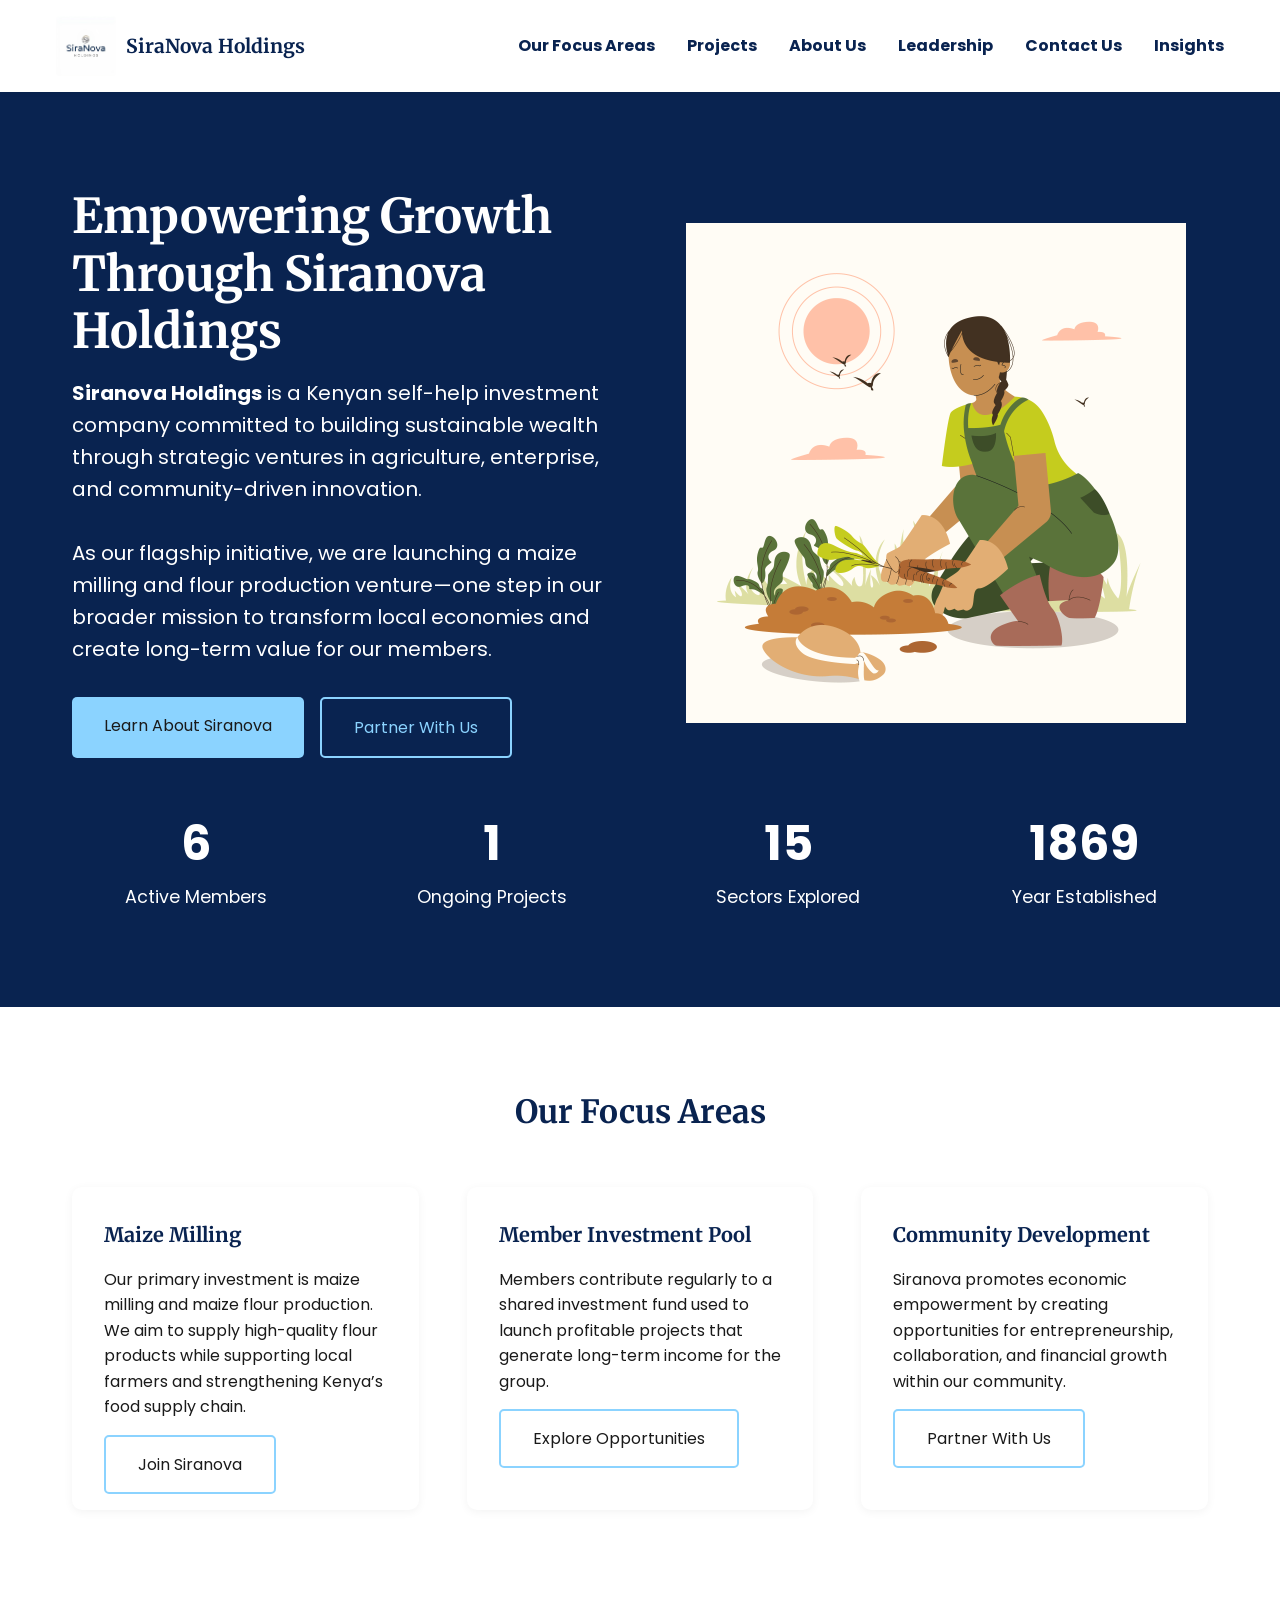
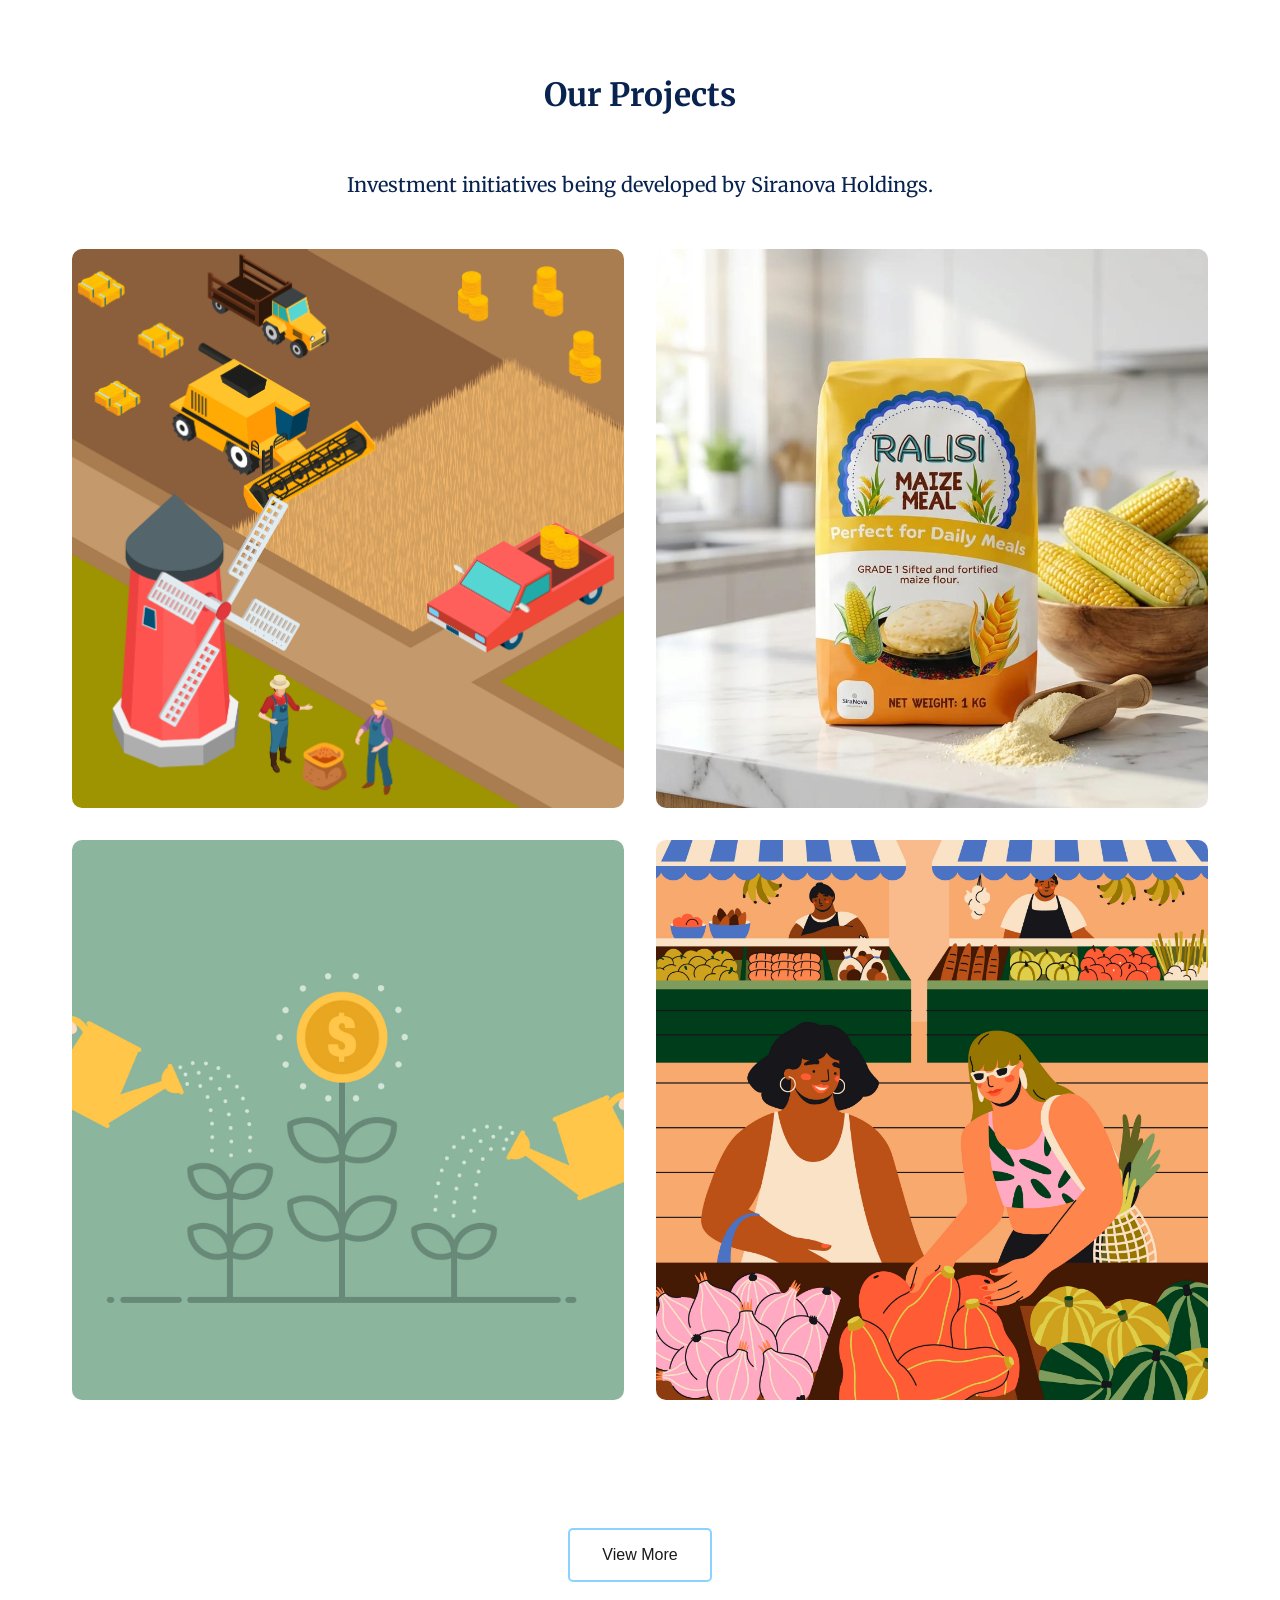
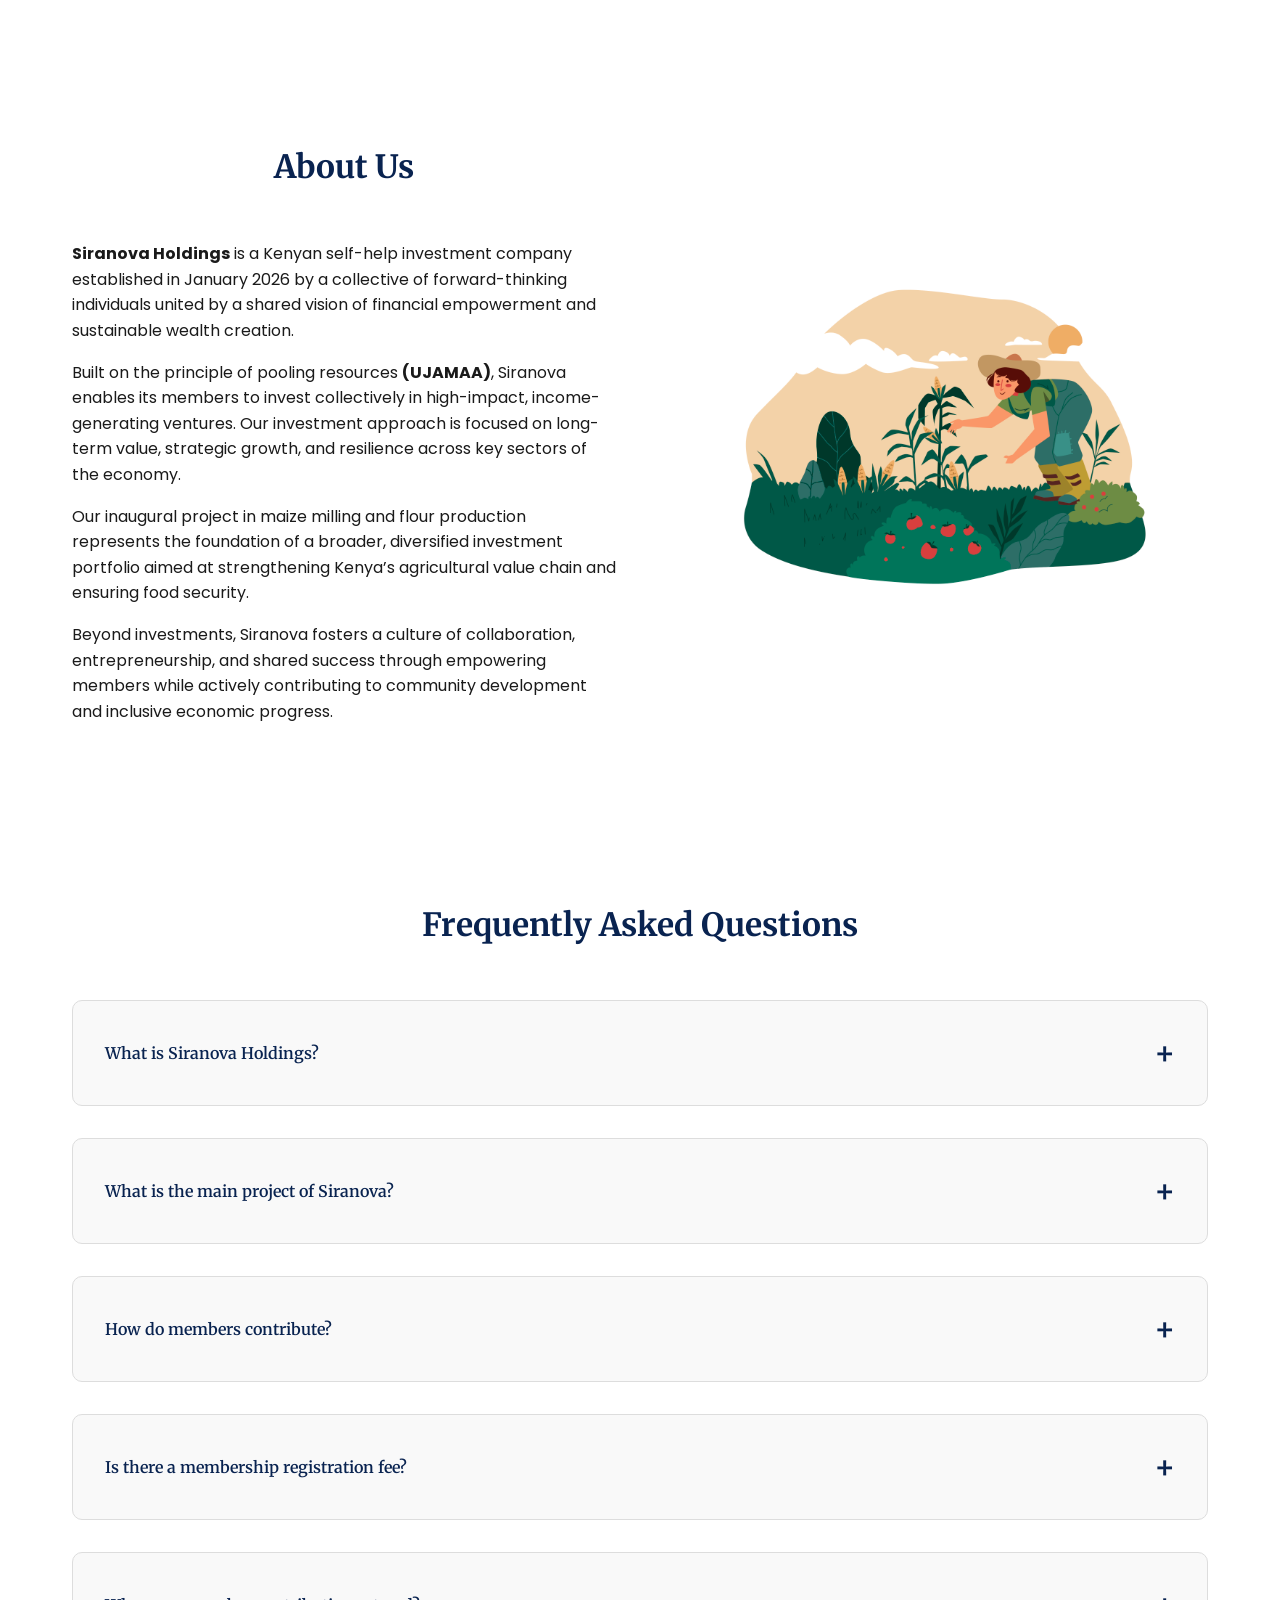
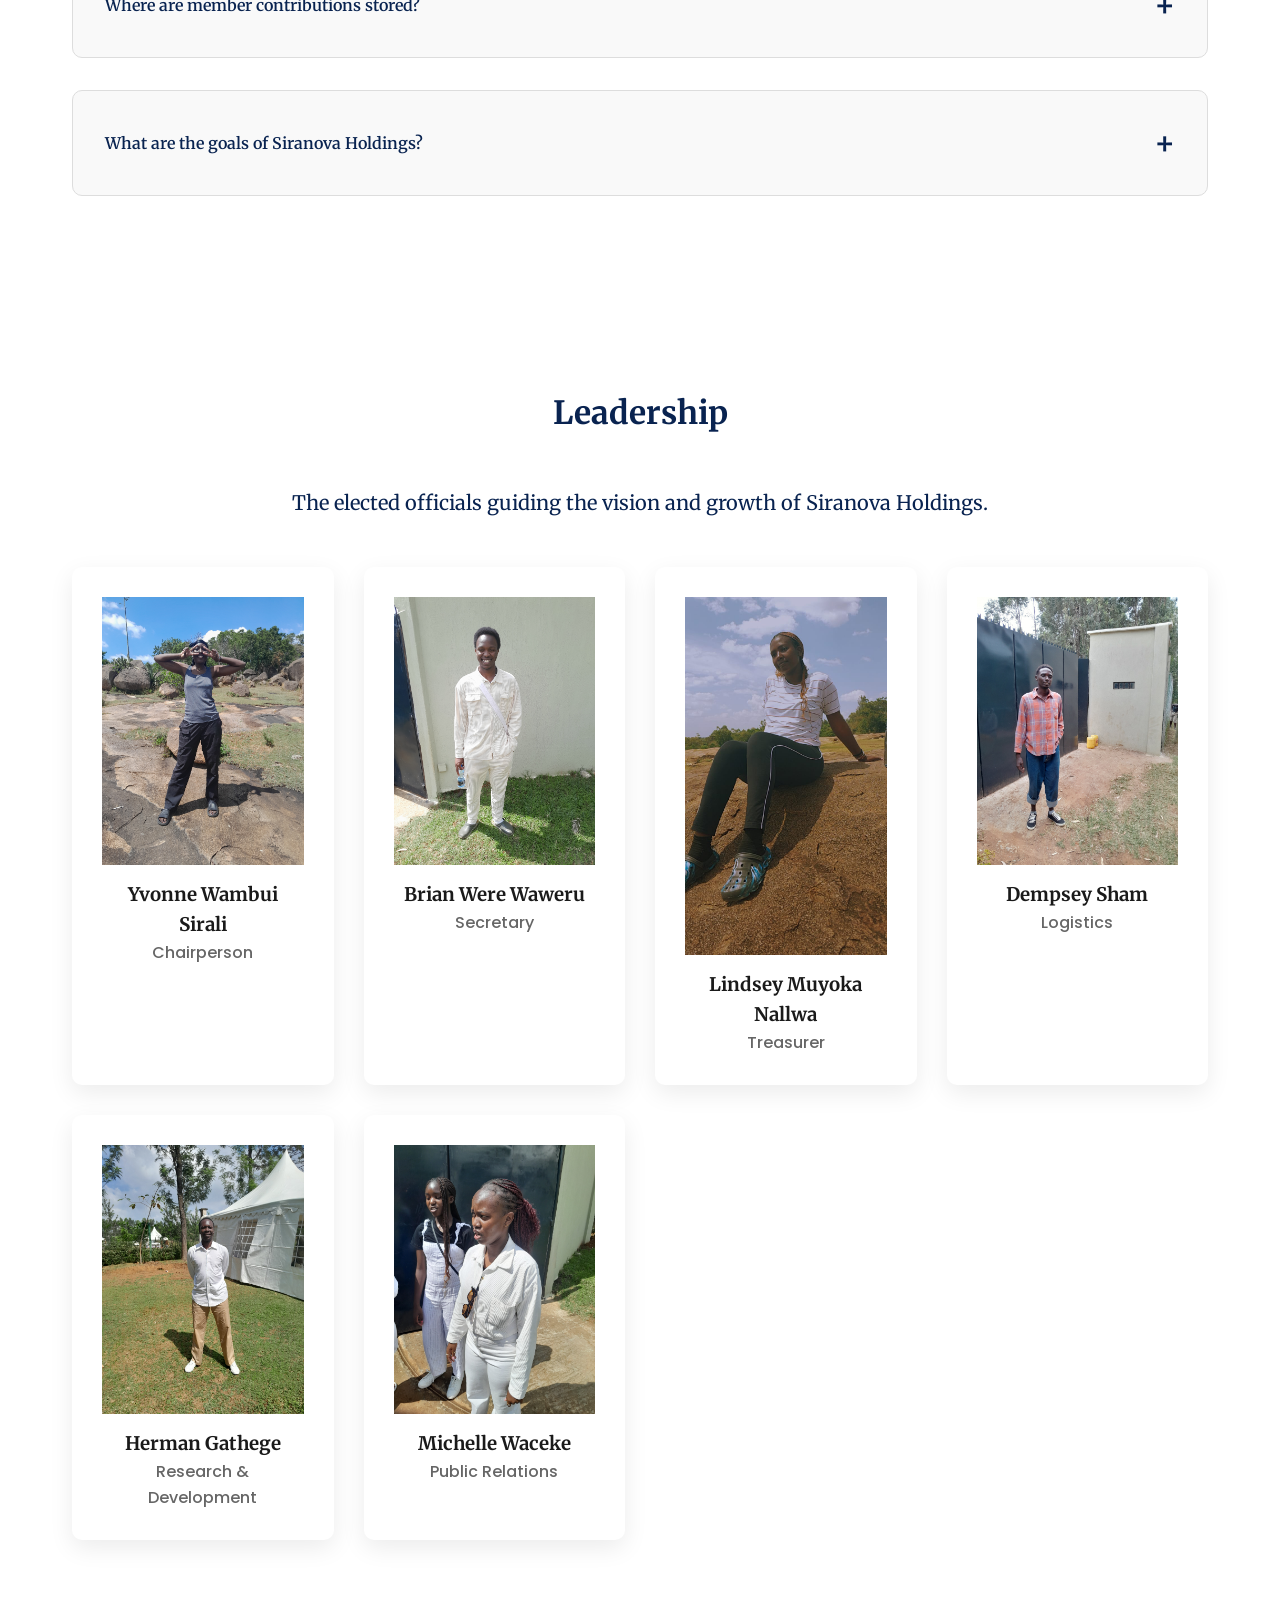
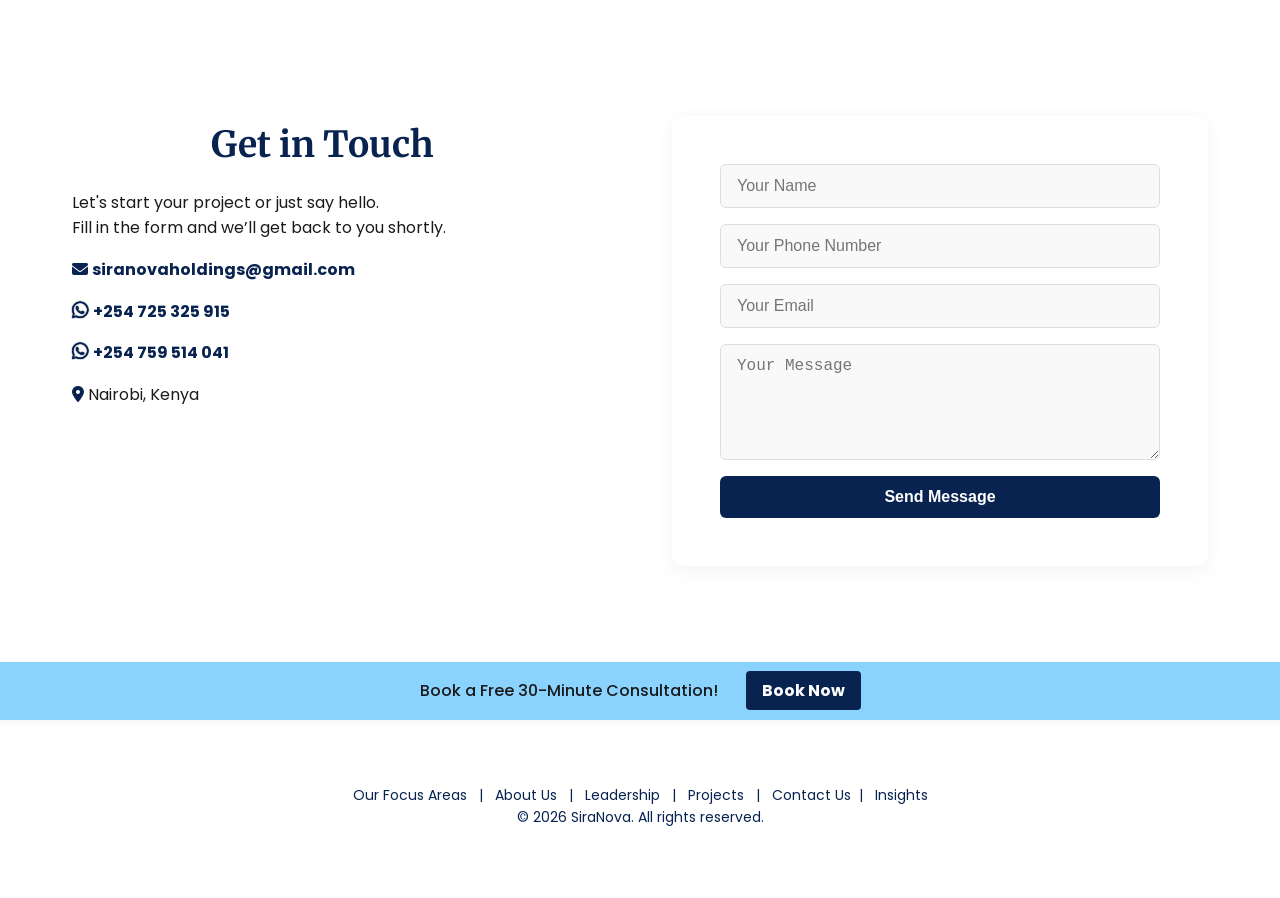
<file: index.html>
<!DOCTYPE html>
<html lang="en">

<head>
  <meta charset="UTF-8">

  <meta name="viewport" content="width=device-width, initial-scale=1">

  <meta name="description"
    content="Siranova Holdings is a Kenyan investment company focused on building sustainable wealth through agriculture, enterprise, and skill-driven collaboration.">

  <meta name="google-site-verification" content="JENpKzd_IN2V-C9vWgWMGijABcuUqPpEcKsfBuj-PVc" />


  <meta name="keywords"
    content="Siranova Holdings, Self Help Group Kenya, Investment Group Kenya, Maize Milling Kenya, Agriculture Investment Kenya">

  <meta property="og:title" content="Siranova Holdings - Empowering Investment & Agriculture in Kenya" />

  <meta property="og:image" content="https://siranova-holdings.onrender.com/assets/images/logo.png" />

  <meta property="og:description"
    content="Siranova Holdings is a Kenyan self-help investment group focused on agriculture, maize milling, and sustainable economic growth through member contributions and community development." />

  <meta name="google-site-verification" content="JENpKzd_IN2V-C9vWgWMGijABcuUqPpEcKsfBuj-PVc" />

  <meta property="og:url" content="https://siranova-holdings.onrender.com/" />

  <title>Siranova Holdings | Empowering Investment & Agriculture in Kenya</title>

  <link rel="icon" href="assets/images/siranova-logo.jpeg" type="image/png">

  <link rel="stylesheet" href="assets/css/styles.css">

  <link href="https://fonts.googleapis.com/css2?family=Merriweather:wght@700&family=Poppins&display=swap"
    rel="stylesheet">

  <link rel="stylesheet" href="https://cdnjs.cloudflare.com/ajax/libs/font-awesome/6.5.0/css/all.min.css" />

  <script type="application/ld+json">
{
  "@context": "https://schema.org",
  "@type": "Organization",
  "name": "Siranova Holdings",
  "description": "Siranova Holdings is a Kenyan self-help investment group focused on pooling member contributions to build sustainable businesses starting with maize milling and maize flour production.",
  "address": {
    "@type": "PostalAddress",
    "addressLocality": "Nairobi",
    "addressCountry": "KE"
  },
  "founder": [
    {
      "@type": "Person",
      "name": "Yvonne Wambui Sirali",
      "jobTitle": "Chairperson"
    },
    {
      "@type": "Person",
      "name": "Brian Were Waweru",
      "jobTitle": "Secretary"
    },
    {
      "@type": "Person",
      "name": "Lindsey Muyoka Nallwa",
      "jobTitle": "Treasurer"
    },
    {
      "@type": "Person",
      "name": "Dempsey Sham",
      "jobTitle": "Logistics"
    },
    {
      "@type": "Person",
      "name": "Herman Gathege",
      "jobTitle": "Research & Development"
    },
    {
      "@type": "Person",
      "name": "Michelle Waceke",
      "jobTitle": "Public Relations"
    }
  ]
}
</script>

  <script type="application/ld+json">
{
  "@context": "https://schema.org",
  "@type": "WebSite",
  "name": "Siranova Holdings",
  "url": "https://siranova-holdings.onrender.com",
  "potentialAction": {
    "@type": "SearchAction",
    "target": "https://siranova-holdings.onrender.com/?q={search_term_string}",
    "query-input": "required name=search_term_string"
  }
}
</script>

</head>

<body>

  <div id="preloader">
    <div class="loader"></div>
    <div class="glow-text">SiraNova 🚀</div>
  </div>

  <nav class="navbar">
    <div class="container">
      <div class="logo">
        <a href="#">
          <img src="assets/images/siranova-logo.jpeg" alt="SiraNova Logo" class="logo-img">
          <span class="logo-text">SiraNova Holdings</span>

        </a>
      </div>
      <ul class="nav-links">
        <li><a href="#services">Our Focus Areas</a></li>
        <li><a href="#projects">Projects</a></li>
        <!-- <li><a href="#portfolio">Our Work</a></li> -->
        <li><a href="#about">About Us</a></li>
        <li><a href="#leadership">Leadership</a></li>

        <li><a href="#contact">Contact Us</a></li>
        <li><a href="blog.html">Insights</a></li>
      </ul>
      <div class="burger">
        <div class="line1"></div>
        <div class="line2"></div>
        <div class="line3"></div>

      </div>
    </div>
  </nav>

  <main>

    <header class="hero section">
      <div class="container hero-container">

        <!-- Grid: Text + Image -->
        <div class="hero-grid">
          <div class="hero-content">
            <h1>Empowering Growth Through Siranova Holdings</h1>

            <p>
              <strong>Siranova Holdings</strong> is a Kenyan self-help investment company
              committed to building sustainable wealth through strategic ventures in
              agriculture, enterprise, and community-driven innovation.
            </p>

            <p>
              As our flagship initiative, we are launching a maize milling and flour
              production venture—one step in our broader mission to transform local
              economies and create long-term value for our members.
            </p>
            <div class="hero-buttons">
              <!-- <a href="#contact" class="btn btn-primary">Get a Free Quote</a> -->
              <a href="#about" class="btn btn-primary">Learn About Siranova</a>

              <a href="#contact" class="btn btn-outline">Partner With Us</a>
            </div>
          </div>

          <div class="hero-image" data-aos="fade-left" loading="lazy">
            <img src="assets/images/hero2-nova.jpg" alt="Web design illustration" />
          </div>
        </div>

        <!-- Stats Section -->
        <div class="hero-stats" data-aos="fade-up">
          <div class="stat">
            <span class="count" data-target="6">0</span>
            <p>Active Members</p>
          </div>
          <div class="stat">
            <span class="count" data-target="1">0</span>
            <p>Ongoing Projects</p>
          </div>
          <div class="stat">
            <span class="count" data-target="15">0</span>
            <p>Sectors Explored</p>
          </div>
          <div class="stat">
            <span class="count" data-target="2026">0</span>
            <p>Year Established</p>
          </div>
        </div>

      </div>
    </header>


    <section class="section" id="services">
      <div class="container">
        <h2 class="section-title">Our Focus Areas</h2>
        <div class="services-grid">
          <!-- Personal Websites -->
          <div class="service-card" data-aos="fade-up">
            <h3>Maize Milling</h3>
            <p>
              Our primary investment is maize milling and maize flour production.
              We aim to supply high-quality flour products while supporting local
              farmers and strengthening Kenya’s food supply chain.
            </p>
            <a href="#contact" class="btn btn-outline green">Join Siranova</a>
          </div>

          <!-- Business Websites -->
          <div class="service-card" data-aos="fade-up" data-aos-delay="100">
            <h3>Member Investment Pool</h3>
            <p>
              Members contribute regularly to a shared investment fund used to
              launch profitable projects that generate long-term income for the group.
            </p>
            <a href="#contact" class="btn btn-outline green">Explore Opportunities</a>
          </div>

          <!-- E-commerce Stores -->
          <div class="service-card" data-aos="fade-up" data-aos-delay="200">
            <h3>Community Development</h3>
            <p>
              Siranova promotes economic empowerment by creating opportunities
              for entrepreneurship, collaboration, and financial growth within
              our community.
            </p>
            <a href="#contact" class="btn btn-outline green">Partner With Us</a>
          </div>
        </div>
      </div>
    </section>

    <section class="section" id="projects">
      <div class="container">
        <h2 class="section-title">Our Projects</h2>
        <p class="section-subtitle">Investment initiatives being developed by Siranova Holdings.</p>

        <div class="portfolio-grid">

          <!-- Project 1 -->
          <div class="portfolio-item" style="grid-area: project1;">
            <img src="assets/images/maize-milling.jpg" alt="Maize Milling Project" loading="lazy">
            <div class="portfolio-overlay">
              <h3>Maize Milling Initiative</h3>
            </div>
          </div>

          <!-- Project 2 -->
          <div class="portfolio-item" style="grid-area: project2;">
            <img src="assets/images/maize-flour.jpeg" alt="Maize Flour Production" loading="lazy">
            <div class="portfolio-overlay">
              <h3>Maize Flour Production</h3>
            </div>
          </div>

          <!-- Project 3 -->
          <div class="portfolio-item" style="grid-area: project3;">
            <img src="assets/images/agriculture.jpg" alt="Agriculture Investment" loading="lazy">
            <div class="portfolio-overlay">
              <h3>Agriculture Investments</h3>
            </div>
          </div>

          <!-- Project 4 -->
          <div class="portfolio-item" style="grid-area: project4;">
            <img src="assets/images/community.jpg" alt="Community Development" loading="lazy">
            <div class="portfolio-overlay">
              <h3>Community Development</h3>
            </div>
          </div>

          <!-- Future Projects -->
          <div class="portfolio-item hidden" style="grid-area: project5;">
            <img src="assets/images/future-projects.jpg" alt="Future Expansion Projects" loading="lazy">
            <div class="portfolio-overlay">
              <h3>Future Expansion Projects</h3>
            </div>
          </div>

        </div>

        <div class="load-more-wrapper">
          <button id="loadMoreBtn" class="btn btn-outline green">View More</button>
        </div>
      </div>
    </section>


    <section class="section" id="about">
      <div class="container about-grid">
        <div class="about-text">
          <h2 class="section-title">About Us</h2>
          <p>
            <strong>Siranova Holdings</strong> is a Kenyan self-help investment company
            established in January 2026 by a collective of forward-thinking individuals
            united by a shared vision of financial empowerment and sustainable wealth
            creation.
          </p>

          <p>
            Built on the principle of pooling resources <strong>(UJAMAA)</strong>, Siranova enables its members
            to invest collectively in high-impact, income-generating ventures.
            Our investment approach is focused on long-term value, strategic growth,
            and resilience across key sectors of the economy.
          </p>

          <p>
            Our inaugural project in maize milling and flour production represents
            the foundation of a broader, diversified investment portfolio aimed at
            strengthening Kenya’s agricultural value chain and ensuring food security.
          </p>

          <p>
            Beyond investments, Siranova fosters a culture of collaboration,
            entrepreneurship, and shared success through empowering members while actively
            contributing to community development and inclusive economic progress.
          </p>
        </div>
        <div class="about-image">
          <img src="assets/images/about-nova.jpg" alt="Our team at work">
        </div>
      </div>
    </section>

    <section class="section" id="faq">
      <div class="container">
        <h2 class="section-title">Frequently Asked Questions</h2>
        <div class="faq-grid">

          <div class="faq-item">
            <button class="faq-question">What is Siranova Holdings?</button>
            <div class="faq-answer">
              <p>
                Siranova Holdings is a self-help investment group formed to pool member
                contributions and invest in income-generating projects. Our goal is to
                promote economic empowerment, entrepreneurship, and long-term financial growth.
              </p>
            </div>
          </div>

          <div class="faq-item">
            <button class="faq-question">What is the main project of Siranova?</button>
            <div class="faq-answer">
              <p>
                Our first major investment initiative is maize milling and maize flour
                production. This project aims to support local farmers while supplying
                quality maize flour to the Kenyan market.
              </p>
            </div>
          </div>

          <div class="faq-item">
            <button class="faq-question">How do members contribute?</button>
            <div class="faq-answer">
              <p>
                At Siranova Holdings, members contribute primarily through their
                skills, expertise, and active participation in our projects.
                Whether in operations, strategy, marketing, or management,
                each member plays a role in driving the success of our ventures.
              </p>

              <p>
                While there may be structured financial contributions to support
                project execution, the core strength of Siranova lies in the
                collective knowledge, effort, and collaboration of its members.
              </p>
            </div>
          </div>

          <div class="faq-item">
            <button class="faq-question">Is there a membership registration fee?</button>
            <div class="faq-answer">
              <p>
                Yes. A one-time non-refundable membership registration fee of
                Ksh 250 is required when joining the group.
              </p>
            </div>
          </div>

          <div class="faq-item">
            <button class="faq-question">Where are member contributions stored?</button>
            <div class="faq-answer">
              <p>
                Member contributions are securely stored in the group's SACCO account
                at STIMA SACCO, ensuring transparency and safe management of funds.
              </p>
            </div>
          </div>

          <div class="faq-item">
            <button class="faq-question">What are the goals of Siranova Holdings?</button>
            <div class="faq-answer">
              <p>
                Our goal is to combine resources, invest in profitable projects,
                empower members economically, and contribute to community development
                through sustainable businesses.
              </p>
            </div>
          </div>

        </div>
      </div>
    </section>


    <!-- <section class="section testimonials" id="testimonials">
      <div class="container">
        <h2 class="section-title">What Our Clients Say</h2>
        <div class="testimonials-grid">
          <div class="testimonial-card">
            <p class="testimonial-text">“My portfolio was a dream come true. The team was professional, and the end
              result exceeded my expectations.”</p>
            <p class="testimonial-author">— Asena</p>
          </div>
          <div class="testimonial-card">
            <p class="testimonial-text">“Webloom Tech truly brought our brand to life online. The team was creative,
              fast, and always available.”</p>
            <p class="testimonial-author">— Grace M., Founder of Graceful Impressions</p>
          </div>
          <div class="testimonial-card">
            <p class="testimonial-text">“The process was smooth, and the final product exceeded our expectations. Highly
              recommend for any business.”</p>
            <p class="testimonial-author">— Daniel O., Solar Pawa</p>
          </div>
          <div class="testimonial-card">
            <p class="testimonial-text">“From design to launch, they handled everything professionally. I love my new
              website!”</p>
            <p class="testimonial-author">— Liveha</p>
          </div>

        </div>
      </div>
    </section> -->

    <section class="section leadership" id="leadership">
      <div class="container">
        <h2 class="section-title">Leadership</h2>
        <p class="section-subtitle">
          The elected officials guiding the vision and growth of Siranova Holdings.
        </p>

        <div class="leadership-grid">

          <div class="leader-card blog-card">
            <div class="leader-avatar">
              <!-- <i class="fas fa-user"></i> -->
              <img src="assets/images/yvonne.jpg" alt="Yvonne Wambui">
            </div>
            <h3>Yvonne Wambui Sirali</h3>
            <p class="leader-role">Chairperson</p>
          </div>

          <div class="leader-card blog-card">
            <div class="leader-avatar">
              <!-- <i class="fas fa-user"></i> -->
              <img src="assets/images/brian.jpg" alt="Brian Were Waweru">
            </div>
            <h3>Brian Were Waweru</h3>
            <p class="leader-role">Secretary</p>
          </div>

          <div class="leader-card blog-card">
            <div class="leader-avatar">
              <!-- <i class="fas fa-user"></i> -->
              <img src="assets/images/lindsey.jpg" alt="Lindsey Muyoka Nallwa">
            </div>
            <h3>Lindsey Muyoka Nallwa</h3>
            <p class="leader-role">Treasurer</p>
          </div>

          <div class="leader-card blog-card">
            <div class="leader-avatar">
              <!-- <i class="fas fa-user"></i> -->
              <img src="assets/images/Sham.jpg" alt="Dempsey Sham">
            </div>
            <h3>Dempsey Sham</h3>
            <p class="leader-role">Logistics</p>
          </div>

          <div class="leader-card blog-card">
            <div class="leader-avatar">
              <!-- <i class="fas fa-user"></i> -->
              <img src="assets/images/Herman.jpg" alt="Herman Gathege">
            </div>
            <h3>Herman Gathege</h3>
            <p class="leader-role">Research & Development</p>
          </div>

          <div class="leader-card blog-card">
            <div class="leader-avatar">
              <!-- <i class="fas fa-user"></i> -->
              <img src="assets/images/Michelle.jpg" alt="Michelle Waceke">
            </div>
            <h3>Michelle Waceke</h3>
            <p class="leader-role">Public Relations</p>
          </div>

        </div>
      </div>
    </section>



    <section class="section" id="contact">
      <div class="container contact-grid">
        <div class="contact-text">
          <h2 class="section-title">Get in Touch</h2>
          <p>Let's start your project or just say hello.<br> Fill in the form and we’ll get back to you shortly.</p>
          <!-- <p><i class="fas fa-envelope"></i> <a href="mailto:webloom.techies@gmail.com">webloom.techies@gmail.com</a>
          </p>
          <p><i class="fab fa-instagram "></i> <a
              href="https://www.instagram.com/webloom_tech?utm_source=qr&igsh=MTlycXdraXV1ZnBjdw==">webloom_tech</a>
          </p> -->
          <p><i class="fas fa-envelope"></i> <a href="mailto:siranovaholdings@gmail.com">siranovaholdings@gmail.com</a>
          </p>
          <!-- <p><i class="fab fa-instagram "></i> <a
              href="https://www.instagram.com/webloom_tech?utm_source=qr&igsh=MTlycXdraXV1ZnBjdw==">webloom_tech</a>
          </p> -->
          <!-- <p><i class="fab fa-whatsapp"></i> <a href="https://wa.me/254704072784" target="_blank">+254 704 072 784</a> -->
          </p>
          <p><i class="fab fa-whatsapp"></i> <a href="https://wa.me/254725325915" target="_blank">+254 725 325 915</a>
          <p><i class="fab fa-whatsapp"></i> <a href="https://wa.me/254759514041" target="_blank">+254 759 514 041</a>

          </p>


          <p class="location"><i class="fas fa-location-dot"></i> Nairobi, Kenya</p>

        </div>
        <form id="contactForm" action="https://formspree.io/f/xpqyzrvp" method="POST" class="contact-form">
          <input type="text" name="name" placeholder="Your Name" required />
          <input type="number" name="phone" placeholder="Your Phone Number" required />
          <input type="email" name="email" placeholder="Your Email" required />
          <textarea name="message" rows="5" placeholder="Your Message" required></textarea>
          <button type="submit" class="btn btn-primary">Send Message</button>
        </form>



      </div>
    </section>

  </main>

  <div id="freeConsultBanner">
    <p>
      Book a Free 30-Minute Consultation! &nbsp;
      <a href="#contact" class="banner-btn">Book Now</a>
    </p>
  </div>

  <div id="consultModal" class="consult-modal">
    <div class="consult-modal-content">
      <span class="close-modal">&times;</span>
      <h3>🎯 Free 30-Min Consultation</h3>
      <p>Let’s talk strategy, goals, and how we can grow your business online — totally free.</p>
      <a href="#contact" class="btn btn-primary">Claim My Slot</a>
    </div>
  </div>


  <footer class="section footer">
    <div class="container">
      <p class="footer-links">
        <a href="#services">Our Focus Areas</a> |
        <!-- <a href="#portfolio">Our Work</a> | -->
        <a href="#about">About Us</a> |
        <a href="#leadership">Leadership</a> |
        <a href="#projects">Projects</a> |
        <a href="#contact">Contact Us</a>|
        <a href="blog.html">Insights</a>
      </p>
      <p>&copy; 2026 SiraNova. All rights reserved.</p>

    </div>
  </footer>



  <script src="assets/js/main.js"></script>
</body>

</html>
</file>
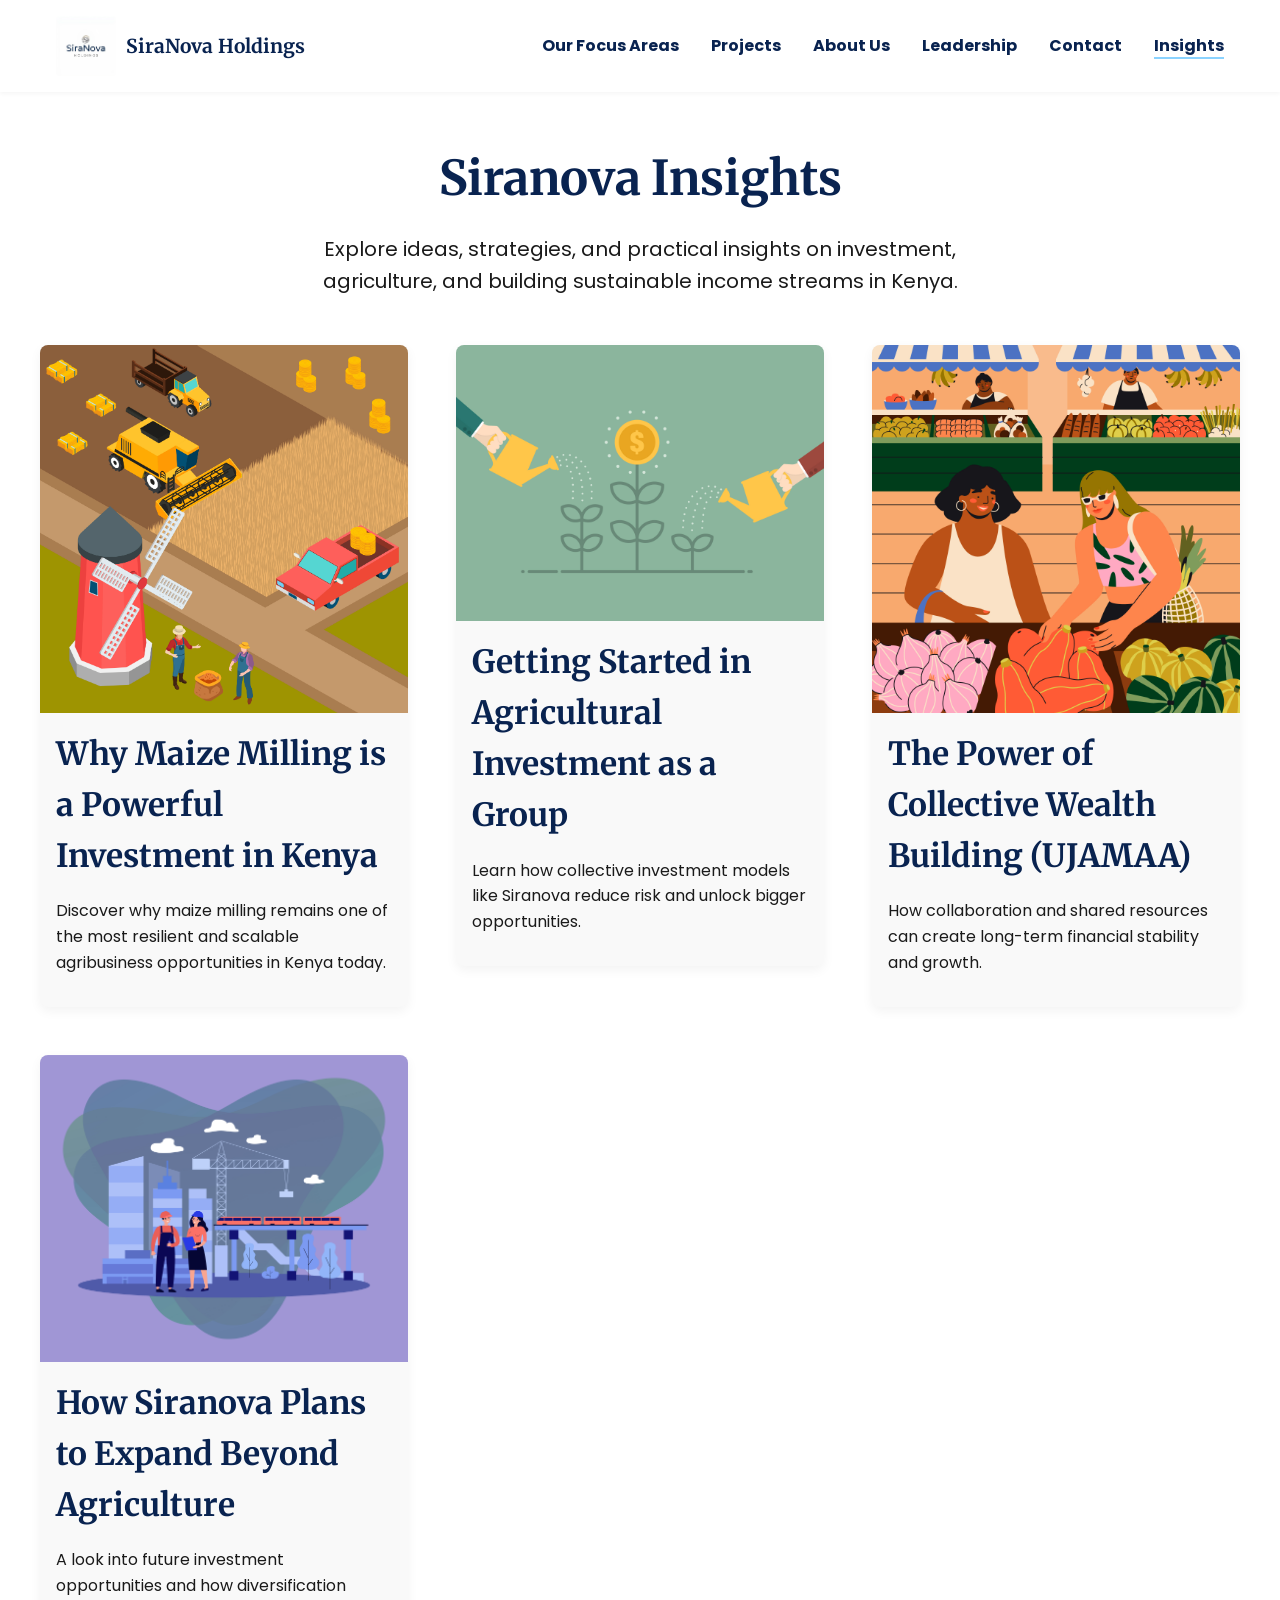
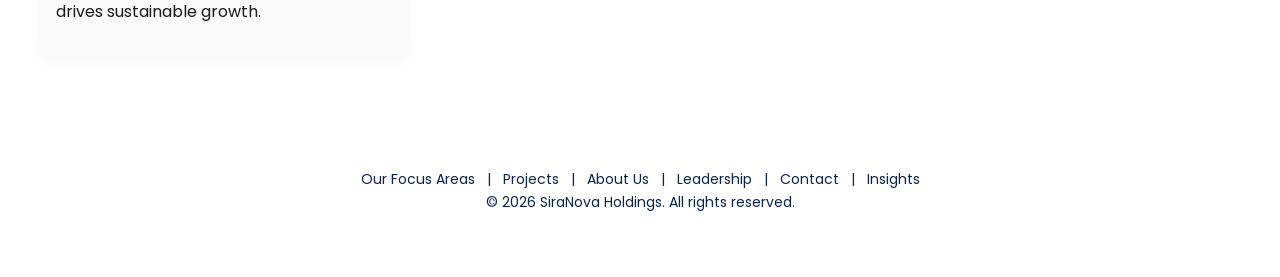
<file: blog.html>
<!DOCTYPE html>
<html lang="en">

<head>
  <meta name="description"
    content="Insights from Siranova Holdings on investment, agriculture, and building sustainable wealth in Kenya.">

  <meta name="keywords"
    content="Siranova Holdings blog, investment Kenya, agriculture business Kenya, wealth building, maize farming insights">

  <meta name="author" content="Siranova Holdings">

  <meta property="og:title" content="Siranova Insights | Investment & Agriculture Knowledge Hub" />

  <meta property="og:description"
    content="Explore insights on investment, agriculture, and building sustainable ventures in Kenya." />

  <meta property="og:image" content="https://siranova-holdings.onrender.com/assets/images/logo.png" />

  <meta property="og:url" content="https://siranova-holdings.onrender.com/blog.html" />
  <meta property="og:type" content="website">
  <link href="https://fonts.googleapis.com/css2?family=Merriweather:wght@700&family=Poppins&display=swap"
    rel="stylesheet">

  <link rel="stylesheet" href="https://cdnjs.cloudflare.com/ajax/libs/font-awesome/6.5.0/css/all.min.css" />
  <link rel="stylesheet" href="assets/css/styles.css">

  <title>Blog Page</title>
</head>

<body>
  <header>
    <nav class="navbar">
      <div class="container">
        <div class="logo">
          <a href="index.html">
            <img src="assets/images/siranova-logo.jpeg" alt="Siranova Logo" class="logo-img">
            <span class="logo-text">SiraNova Holdings</span>
          </a>
        </div>

        <ul class="nav-links">
          <li><a href="index.html#services">Our Focus Areas</a></li>
          <li><a href="index.html#projects">Projects</a></li>
          <li><a href="index.html#about">About Us</a></li>
          <li><a href="index.html#leadership">Leadership</a></li>
          <li><a href="index.html#contact">Contact</a></li>
          <li><a href="blog.html" class="active">Insights</a></li>
        </ul>

        <div class="burger">
          <div class="line1"></div>
          <div class="line2"></div>
          <div class="line3"></div>
        </div>
      </div>
    </nav>
  </header>
  <main>
    <!-- blog.html -->
    <section class="section container">
      <h1 class="blog-title">Siranova Insights</h1>

      <p class="blog-intro">
        Explore ideas, strategies, and practical insights on investment,
        agriculture, and building sustainable income streams in Kenya.
      </p>

      <div class="blog-grid">

        <a href="#" class="blog-card-link">
          <article class="blog-card">
            <img src="assets/images/maize-milling.jpg" alt="Maize Milling Business">
            <h2>Why Maize Milling is a Powerful Investment in Kenya</h2>
            <p class="blog-excerpt">
              Discover why maize milling remains one of the most resilient and scalable
              agribusiness opportunities in Kenya today.
            </p>
          </article>
        </a>

        <a href="#" class="blog-card-link">
          <article class="blog-card">
            <img src="assets/images/agriculture.jpg" alt="Agriculture Investment">
            <h2>Getting Started in Agricultural Investment as a Group</h2>
            <p class="blog-excerpt">
              Learn how collective investment models like Siranova reduce risk and
              unlock bigger opportunities.
            </p>
          </article>
        </a>

        <a href="#" class="blog-card-link">
          <article class="blog-card">
            <img src="assets/images/community.jpg" alt="Community Growth">
            <h2>The Power of Collective Wealth Building (UJAMAA)</h2>
            <p class="blog-excerpt">
              How collaboration and shared resources can create long-term financial
              stability and growth.
            </p>
          </article>
        </a>

        <a href="#" class="blog-card-link">
          <article class="blog-card">
            <img src="assets/images/future-projects.jpg" alt="Future Projects">
            <h2>How Siranova Plans to Expand Beyond Agriculture</h2>
            <p class="blog-excerpt">
              A look into future investment opportunities and how diversification
              drives sustainable growth.
            </p>
          </article>
        </a>

      </div>
    </section>

  </main>
  <footer class="section footer">
    <div class="container">
      <p class="footer-links">
        <a href="index.html#services">Our Focus Areas</a> |
        <a href="index.html#projects">Projects</a> |
        <a href="index.html#about">About Us</a> |
        <a href="index.html#leadership">Leadership</a> |
        <a href="index.html#contact">Contact</a> |
        <a href="blog.html">Insights</a>
      </p>

      <p>&copy; 2026 SiraNova Holdings. All rights reserved.</p>
    </div>
  </footer>
  <script src="assets/js/main.js"></script>

</body>

</html>
</file>
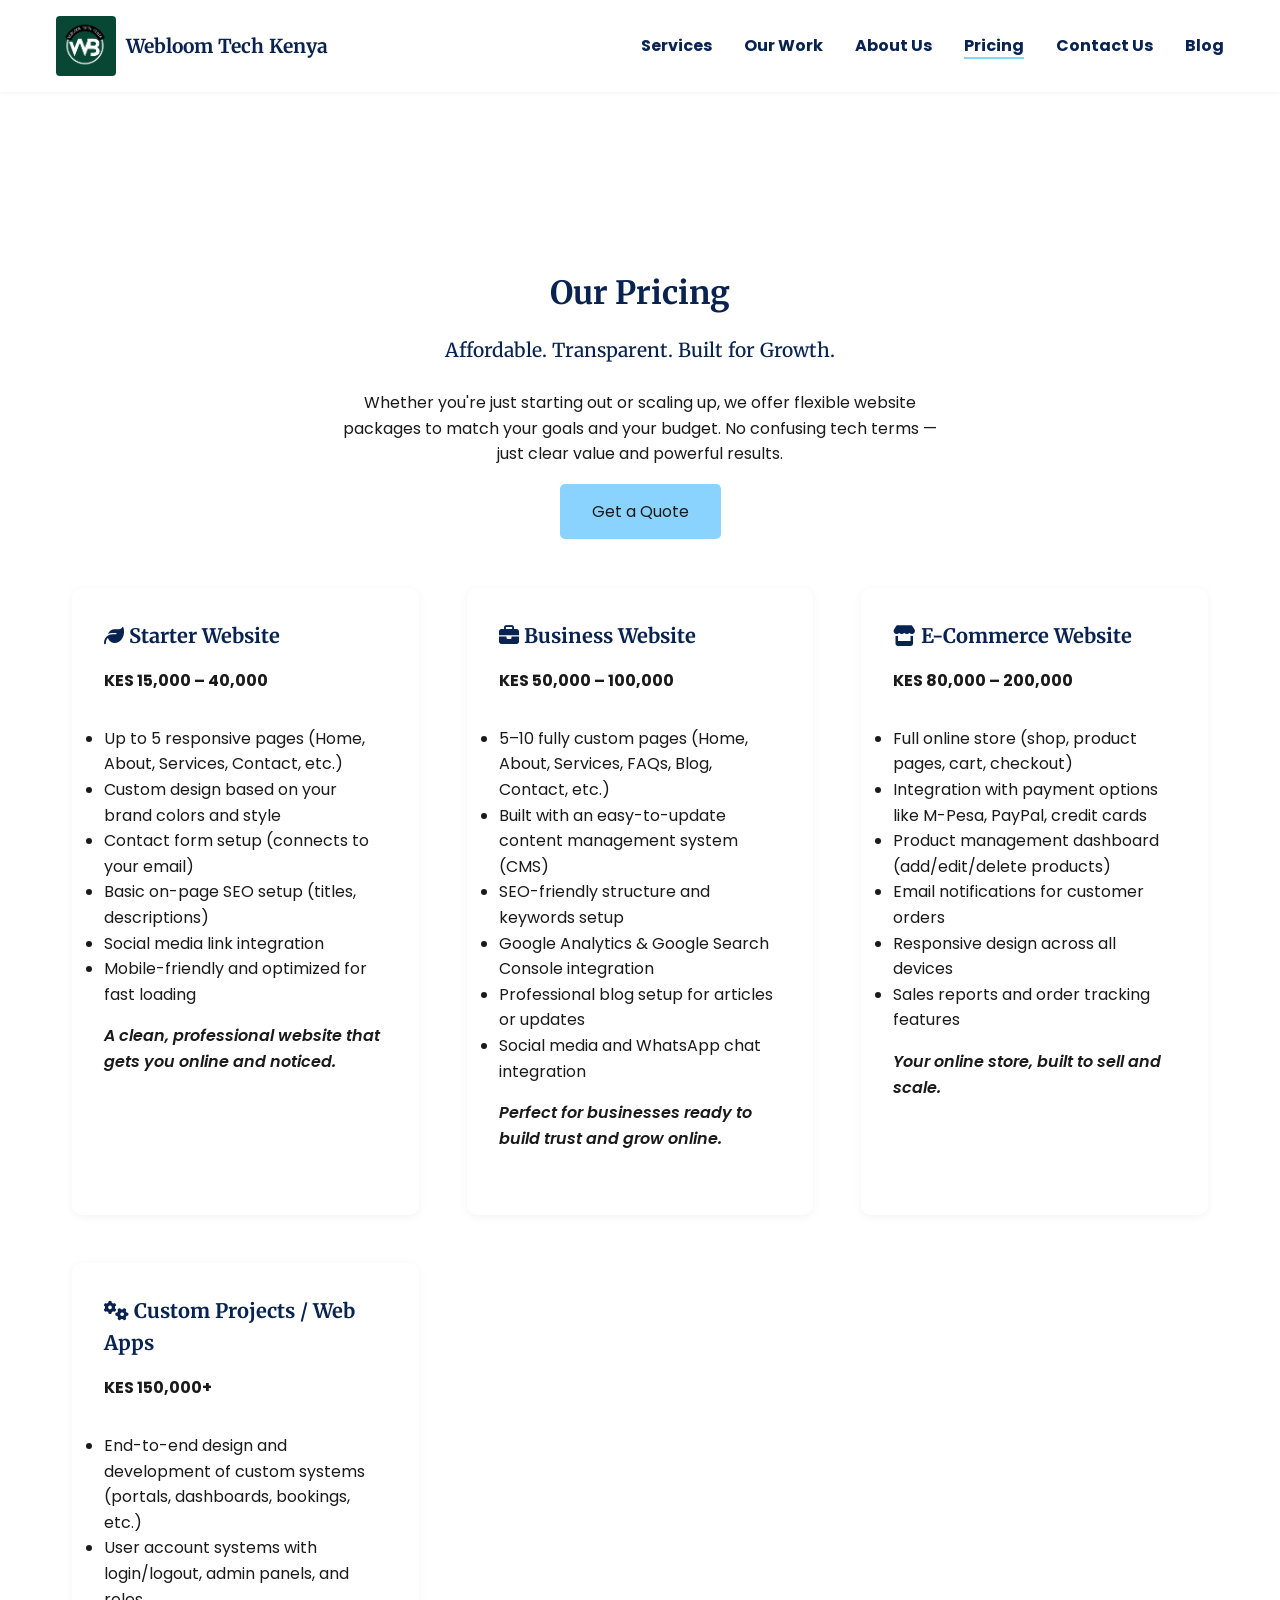
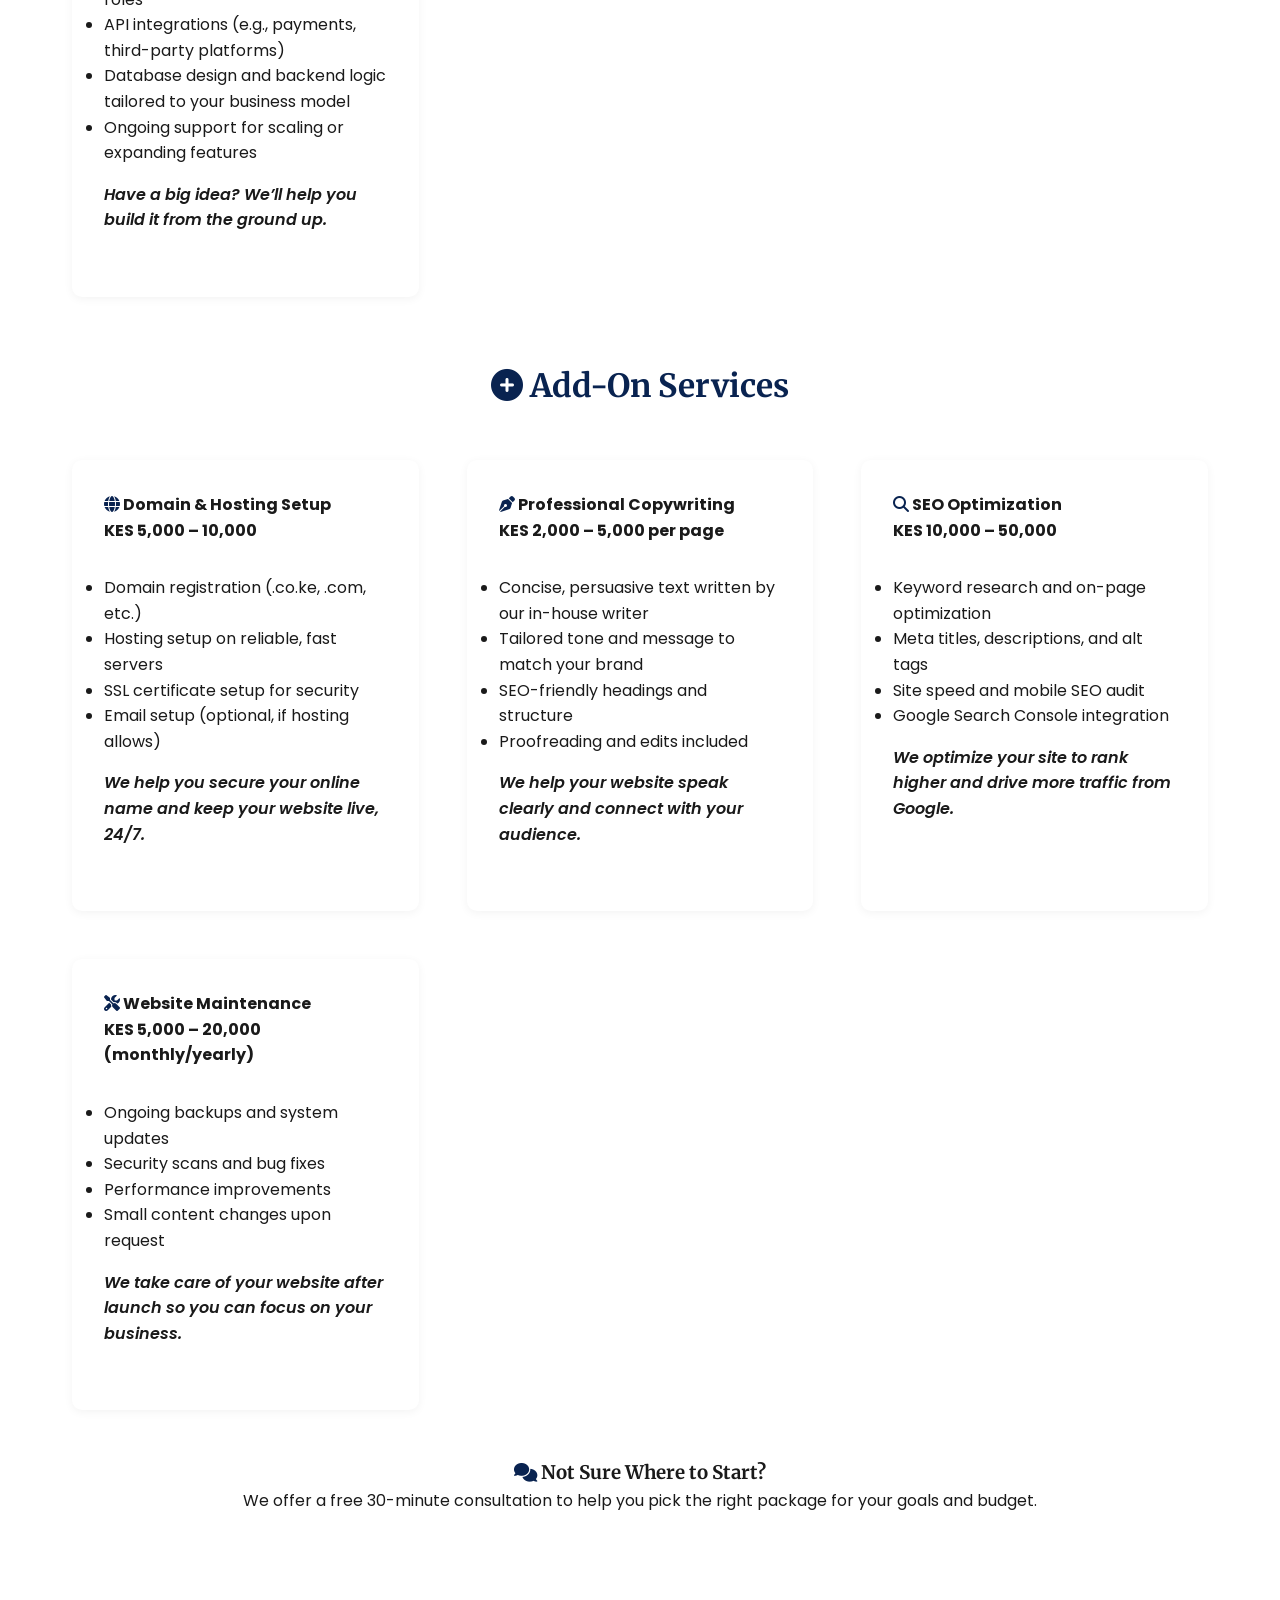
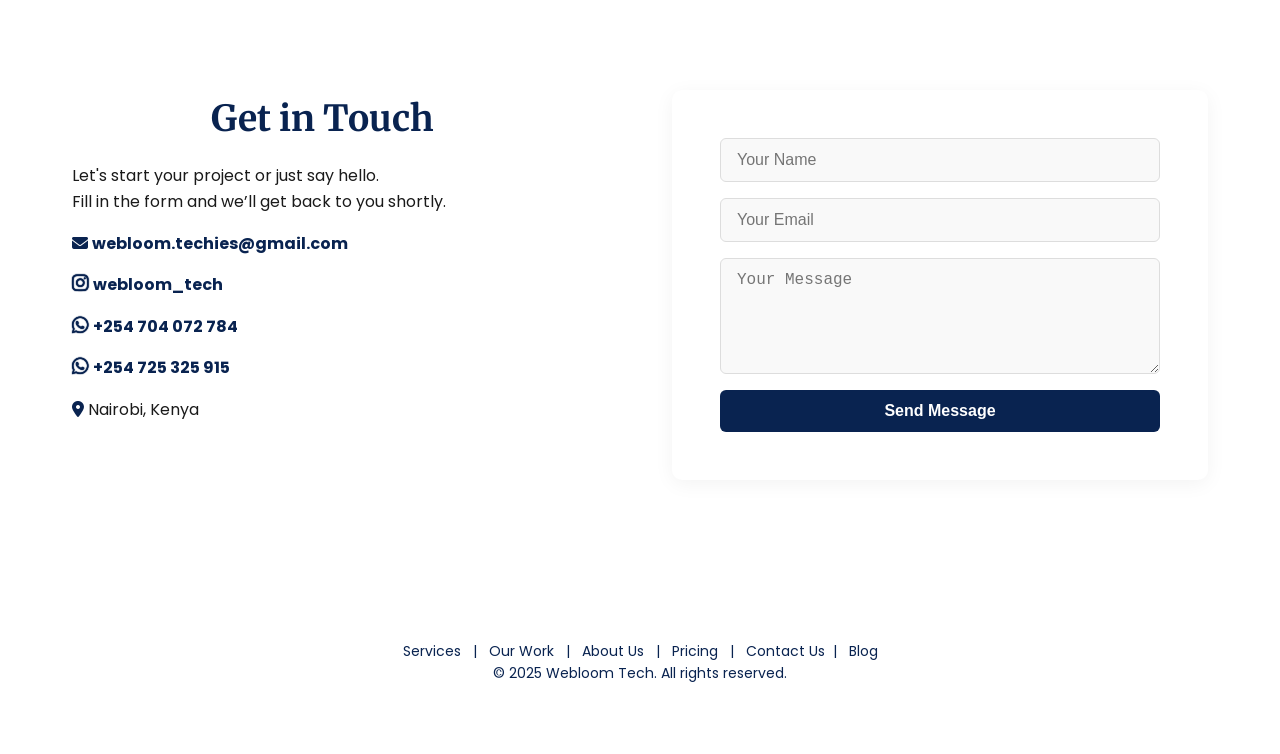
<file: pricing.html>
<!DOCTYPE html>
<html lang="en">

<head>
  <meta charset="UTF-8">
  <meta name="viewport" content="width=device-width, initial-scale=1.0">
  <meta property="og:image" content="https://webloom-tech.onrender.com/assets/images/logo.png" />
  <meta property="og:url" content="https://webloom-tech.onrender.com/" />
  <meta property="og:title" content="Webloom Tech - Pricing Models" />
  <meta property="og:description"
    content="Explore our flexible pricing models designed to fit your business needs. Whether you're a startup or an enterprise, we have a plan for you." />
  <link rel="icon" href="assets/images/w.png" type="image/png">
  <link rel="stylesheet" href="assets/css/styles.css">

  <link href="https://fonts.googleapis.com/css2?family=Merriweather:wght@700&family=Poppins&display=swap"
    rel="stylesheet">

  <link rel="stylesheet" href="https://cdnjs.cloudflare.com/ajax/libs/font-awesome/6.5.0/css/all.min.css" />
  <title>Our pricing Models</title>
</head>

<body>
  <nav class="navbar">
    <div class="container">
      <div class="logo">
        <a href="index.html" class="logo-link">
          <img src="assets/images/logo-new.png" alt="Webloom Tech Logo" class="logo-img">
          <span class="logo-text">Webloom Tech Kenya</span>

        </a>
      </div>
      <ul class="nav-links">
        <li><a href="index.html#services">Services</a></li>
        <li><a href="index.html#portfolio">Our Work</a></li>
        <li><a href="index.html#about">About Us</a></li>
        <li><a href="pricing.html" class="active">Pricing</a></li>
        <li><a href="index.html#contact">Contact Us</a></li>
        <li><a href="blog.html">Blog</a></li>
      </ul>
      <div class="burger">
        <div class="line1"></div>
        <div class="line2"></div>
        <div class="line3"></div>

      </div>
    </div>
  </nav>

  <main>


    <section class="section" id="pricing">
      <div class="container">
        <section class="section pricing-hero">
          <div class="container">
            <h2 class="section-title">Our Pricing</h2>
            <p class="section-subtitle">Affordable. Transparent. Built for Growth.</p>
            <p class="section-description">
              Whether you're just starting out or scaling up, we offer flexible website packages to match your goals and
              your budget. No confusing tech terms — just clear value and powerful results.
            </p>
          </div>
                      <a href="#contact" class="btn btn-primary" style="margin-top: 12rem;">Get a Quote</a>

        </section>


        <div class="services-grid">
          <!-- Starter Website -->
          <div class="service-card" data-aos="fade-up">
            <h3><i class="fas fa-leaf"></i> Starter Website</h3>
            <p><strong>KES 15,000 – 40,000</strong></p>
            <ul>
              <li>Up to 5 responsive pages (Home, About, Services, Contact, etc.)</li>
              <li>Custom design based on your brand colors and style</li>
              <li>Contact form setup (connects to your email)</li>
              <li>Basic on-page SEO setup (titles, descriptions)</li>
              <li>Social media link integration</li>
              <li>Mobile-friendly and optimized for fast loading</li>
            </ul>
            <p class="package-highlight">A clean, professional website that gets you online and noticed.</p>
          </div>

          <!-- Business Website -->
          <div class="service-card" data-aos="fade-up" data-aos-delay="100">
            <h3><i class="fas fa-briefcase"></i> Business Website</h3>
            <p><strong>KES 50,000 – 100,000</strong></p>
            <ul>
              <li>5–10 fully custom pages (Home, About, Services, FAQs, Blog, Contact, etc.)</li>
              <li>Built with an easy-to-update content management system (CMS)</li>
              <li>SEO-friendly structure and keywords setup</li>
              <li>Google Analytics & Google Search Console integration</li>
              <li>Professional blog setup for articles or updates</li>
              <li>Social media and WhatsApp chat integration</li>
            </ul>
            <p class="package-highlight">Perfect for businesses ready to build trust and grow online.</p>
          </div>

          <!-- Ecommerce Website -->
          <div class="service-card" data-aos="fade-up" data-aos-delay="200">
            <h3><i class="fas fa-store"></i> E-Commerce Website</h3>
            <p><strong>KES 80,000 – 200,000</strong></p>
            <ul>
              <li>Full online store (shop, product pages, cart, checkout)</li>
              <li>Integration with payment options like M-Pesa, PayPal, credit cards</li>
              <li>Product management dashboard (add/edit/delete products)</li>
              <li>Email notifications for customer orders</li>
              <li>Responsive design across all devices</li>
              <li>Sales reports and order tracking features</li>
            </ul>
            <p class="package-highlight">Your online store, built to sell and scale.</p>
          </div>

          <!-- Custom Web App -->
          <div class="service-card" data-aos="fade-up" data-aos-delay="300">
            <h3><i class="fas fa-cogs"></i> Custom Projects / Web Apps</h3>
            <p><strong>KES 150,000+</strong></p>
            <ul>
              <li>End-to-end design and development of custom systems (portals, dashboards, bookings, etc.)</li>
              <li>User account systems with login/logout, admin panels, and roles</li>
              <li>API integrations (e.g., payments, third-party platforms)</li>
              <li>Database design and backend logic tailored to your business model</li>
              <li>Ongoing support for scaling or expanding features</li>
            </ul>

            <p class="package-highlight">Have a big idea? We’ll help you build it from the ground up.</p>
          </div>
        </div>

        <!-- Add-ons -->
        <h3 class="section-title" style="margin-top: 4rem;"><i class="fas fa-plus-circle"></i> Add-On Services</h3>
        <div class="services-grid">

          <!-- Domain & Hosting -->
          <div class="service-card">
            <h4><i class="fas fa-globe"></i> Domain & Hosting Setup</h4>
            <p><strong>KES 5,000 – 10,000</strong></p>
            <ul>
              <li>Domain registration (.co.ke, .com, etc.)</li>
              <li>Hosting setup on reliable, fast servers</li>
              <li>SSL certificate setup for security</li>
              <li>Email setup (optional, if hosting allows)</li>
            </ul>
            <p class="package-highlight">We help you secure your online name and keep your website live, 24/7.</p>
          </div>

          <!-- Copywriting -->
          <div class="service-card">
            <h4><i class="fas fa-pen-nib"></i> Professional Copywriting</h4>
            <p><strong>KES 2,000 – 5,000 per page</strong></p>
            <ul>
              <li>Concise, persuasive text written by our in-house writer</li>
              <li>Tailored tone and message to match your brand</li>
              <li>SEO-friendly headings and structure</li>
              <li>Proofreading and edits included</li>
            </ul>
            <p class="package-highlight">We help your website speak clearly and connect with your audience.</p>
          </div>

          <!-- SEO -->
          <div class="service-card">
            <h4><i class="fas fa-search"></i> SEO Optimization</h4>
            <p><strong>KES 10,000 – 50,000</strong></p>
            <ul>
              <li>Keyword research and on-page optimization</li>
              <li>Meta titles, descriptions, and alt tags</li>
              <li>Site speed and mobile SEO audit</li>
              <li>Google Search Console integration</li>
            </ul>
            <p class="package-highlight">We optimize your site to rank higher and drive more traffic from Google.</p>
          </div>

          <!-- Maintenance -->
          <div class="service-card">
            <h4><i class="fas fa-tools"></i> Website Maintenance</h4>
            <p><strong>KES 5,000 – 20,000 (monthly/yearly)</strong></p>
            <ul>
              <li>Ongoing backups and system updates</li>
              <li>Security scans and bug fixes</li>
              <li>Performance improvements</li>
              <li>Small content changes upon request</li>
            </ul>
            <p class="package-highlight">We take care of your website after launch so you can focus on your business.
            </p>
          </div>

        </div>


        <!-- CTA -->
        <div style="text-align:center; margin-top: 3rem;">
          <h3><i class="fas fa-comments"></i> Not Sure Where to Start?</h3>
          <p>We offer a free 30-minute consultation to help you pick the right package for your goals and budget.</p>
          <!-- <a href="#contact" class="btn btn-primary">Book Your Free Consultation</a> -->
        </div>
      </div>
    </section>




    <section class="section" id="contact">
      <div class="container contact-grid">
        <div class="contact-text">
          <h2 class="section-title">Get in Touch</h2>
          <p>Let's start your project or just say hello.<br> Fill in the form and we’ll get back to you shortly.</p>
          <!-- <p><i class="fas fa-envelope"></i> <a href="mailto:webloom.techies@gmail.com">webloom.techies@gmail.com</a>
          </p>
          <p><i class="fab fa-instagram "></i> <a
              href="https://www.instagram.com/webloom_tech?utm_source=qr&igsh=MTlycXdraXV1ZnBjdw==">webloom_tech</a>
          </p> -->
          <p><i class="fas fa-envelope"></i> <a href="mailto:webloom.techies@gmail.com">webloom.techies@gmail.com</a>
          </p>
          <p><i class="fab fa-instagram "></i> <a
              href="https://www.instagram.com/webloom_tech?utm_source=qr&igsh=MTlycXdraXV1ZnBjdw==">webloom_tech</a>
          </p>
          <p><i class="fab fa-whatsapp"></i> <a href="https://wa.me/254704072784" target="_blank">+254 704 072 784</a>
          </p>
          <p><i class="fab fa-whatsapp"></i> <a href="https://wa.me/254725325915" target="_blank">+254 725 325 915</a>
          </p>


          <p class="location"><i class="fas fa-location-dot"></i> Nairobi, Kenya</p>

        </div>
        <form id="contactForm" action="https://formspree.io/f/mldnbeby" method="POST" class="contact-form">
          <input type="text" name="name" placeholder="Your Name" required />
          <input type="email" name="email" placeholder="Your Email" required />
          <textarea name="message" rows="5" placeholder="Your Message" required></textarea>
          <button type="submit" class="btn btn-primary">Send Message</button>
        </form>


      </div>
    </section>

  </main>
  <footer class="section footer">
    <div class="container">
      <p class="footer-links">
        <a href="index.html">Services</a> |
        <a href="index.html#portfolio">Our Work</a> |
        <a href="index.html#about">About Us</a> |
        <a href="pricing.html">Pricing</a> |
        <a href="index.html#contact">Contact Us</a>|
        <a href="blog.html">Blog</a>
      </p>
      <p>&copy; 2025 Webloom Tech. All rights reserved.</p>

    </div>
  </footer>
  <script src="assets/js/main.js"></script>

</body>

</html>
</file>
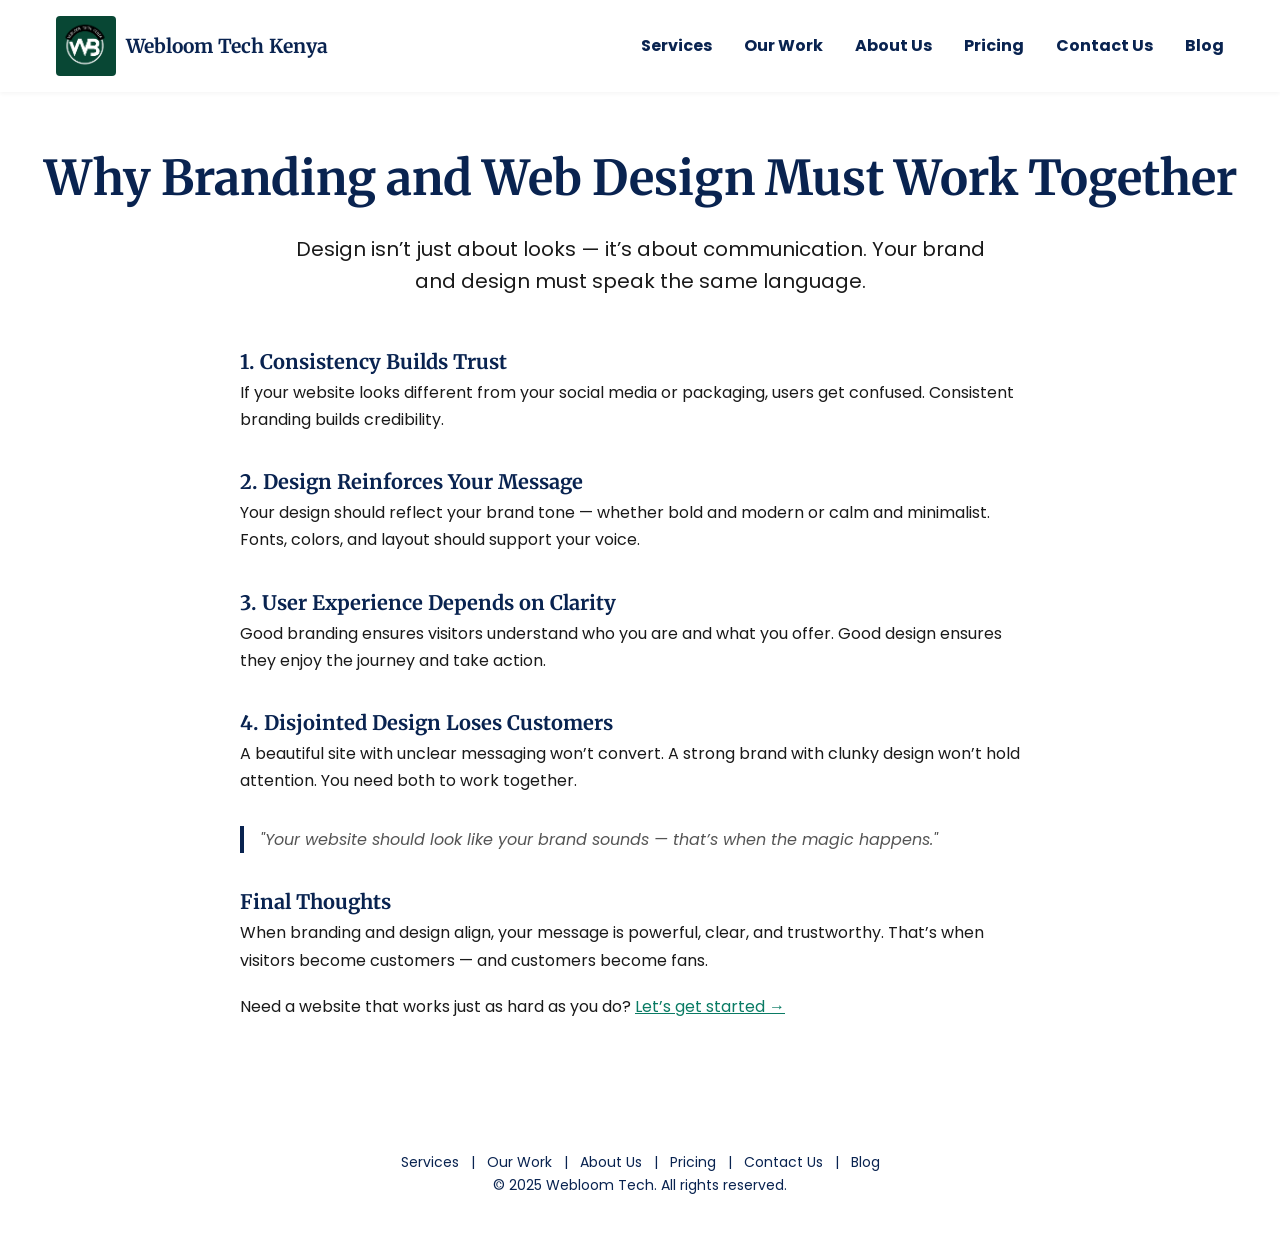
<file: blog/branding-and-web-design.html>
<!DOCTYPE html>
<html lang="en">

<head>
  <meta charset="UTF-8" />
  <meta name="viewport" content="width=device-width, initial-scale=1.0" />
  <title>Why Branding and Web Design Must Work Together | Webloom Tech</title>
  <link rel="stylesheet" href="../assets/css/styles.css" />
  <link rel="icon" href="../assets/images/w.png" type="image/png" />
  <meta name="description"
    content="Learn why cohesive branding and intentional web design go hand-in-hand — and how both drive trust and conversions." />
  <meta name="keywords" content="branding, web design, brand strategy, user experience, website design" />
  <meta name="author" content="Webloom Tech Kenya" />
  <meta property="og:title" content="Why Branding and Web Design Must Work Together" />
  <meta property="og:description"
    content="Your design isn’t enough. It must match your brand message and positioning to convert visitors into clients." />
  <meta property="og:image" content="https://webloom-tech.onrender.com/assets/images/website4.jpeg" />
  <meta property="og:url" content="https://webloom-tech.onrender.com/blog/branding-and-web-design.html" />
  <meta property="og:type" content="article" />
  <link href="https://fonts.googleapis.com/css2?family=Merriweather:wght@700&family=Poppins&display=swap"
    rel="stylesheet" />
</head>

<body>
  <header>
    <nav class="navbar">
      <div class="container">
        <div class="logo">
          <a href="../index.html" class="logo-link">
            <img src="../assets/images/logo-new.png" alt="Webloom Tech Logo" class="logo-img" />
            <span class="logo-text">Webloom Tech Kenya</span>
          </a>
        </div>
        <ul class="nav-links">
          <li><a href="../index.html#services">Services</a></li>
          <li><a href="../index.html#portfolio">Our Work</a></li>
          <li><a href="../index.html#about">About Us</a></li>
          <li><a href="../pricing.html">Pricing</a></li>
          <li><a href="../index.html#contact">Contact Us</a></li>
          <li><a href="../blog.html">Blog</a></li>
        </ul>
        <div class="burger">
          <div class="line1"></div>
          <div class="line2"></div>
          <div class="line3"></div>

        </div>
      </div>
    </nav>
  </header>

  <main>
    <section class="section container">
      <h1 class="blog-title">Why Branding and Web Design Must Work Together</h1>
      <p class="blog-intro">Design isn’t just about looks — it’s about communication. Your brand and design must speak
        the same language.</p>

      <!-- <img src="../assets/images/website4.jpeg" alt="Branding and Design" style="width: 100%; border-radius: 8px; margin: 2rem 0;" class="blog-post-image"/> -->

      <article class="blog-content">
        <h2>1. Consistency Builds Trust</h2>
        <p>If your website looks different from your social media or packaging, users get confused. Consistent branding
          builds credibility.</p>

        <h2>2. Design Reinforces Your Message</h2>
        <p>Your design should reflect your brand tone — whether bold and modern or calm and minimalist. Fonts, colors,
          and layout should support your voice.</p>

        <h2>3. User Experience Depends on Clarity</h2>
        <p>Good branding ensures visitors understand who you are and what you offer. Good design ensures they enjoy the
          journey and take action.</p>

        <h2>4. Disjointed Design Loses Customers</h2>
        <p>A beautiful site with unclear messaging won’t convert. A strong brand with clunky design won’t hold
          attention. You need both to work together.</p>

        <blockquote style="margin: 2rem 0; font-style: italic; color: #555;">
          "Your website should look like your brand sounds — that’s when the magic happens."
        </blockquote>

        <h2>Final Thoughts</h2>
        <p>When branding and design align, your message is powerful, clear, and trustworthy. That’s when visitors become
          customers — and customers become fans. </p>
        <p>Need a website that works just as hard as you do? <a href="../index.html#contact"
            style="color: #0a7b64;">Let’s get started →</a></p>

      </article>
    </section>
  </main>

  <footer class="section footer">
    <div class="container">
      <p class="footer-links">
        <a href="../index.html#services">Services</a> |
        <a href="../index.html#portfolio">Our Work</a> |
        <a href="../index.html#about">About Us</a> |
        <a href="../pricing.html">Pricing</a> |
        <a href="../index.html#contact">Contact Us</a> |
        <a href="../blog.html">Blog</a>
      </p>
      <p>&copy; 2025 Webloom Tech. All rights reserved.</p>
    </div>
  </footer>
  <script src="../assets/js/main.js"></script>
</body>

</html>
</file>
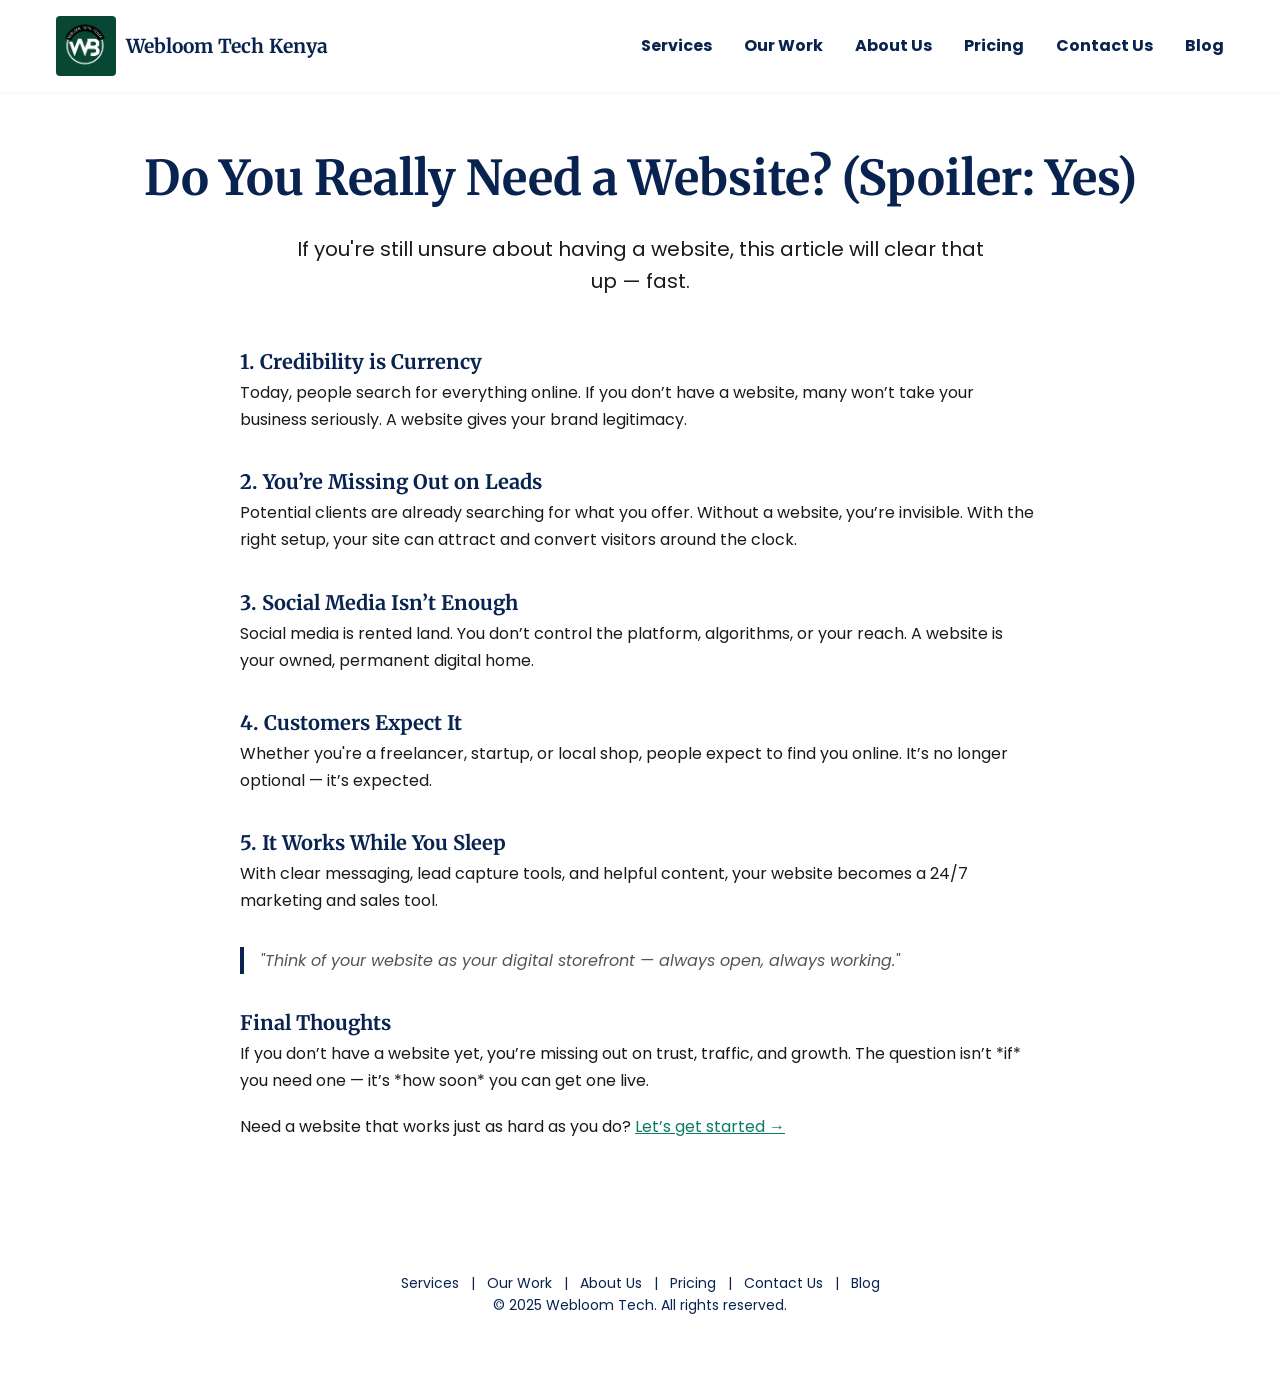
<file: blog/do-you-need-a-website.html>
<!DOCTYPE html>
<html lang="en">

<head>
  <meta charset="UTF-8" />
  <meta name="viewport" content="width=device-width, initial-scale=1.0" />
  <title>Do You Really Need a Website? | Webloom Tech</title>
  <link rel="stylesheet" href="../assets/css/styles.css" />
  <link rel="icon" href="../assets/images/w.png" type="image/png" />
  <meta name="description"
    content="Still wondering if your business needs a website? Here’s why having an online presence is non-negotiable in 2025." />
  <meta name="keywords" content="business website, online presence, digital credibility, website benefits" />
  <meta name="author" content="Webloom Tech Kenya" />
  <meta property="og:title" content="Do You Really Need a Website?" />
  <meta property="og:description"
    content="Yes, you do. Here’s why having a business website is essential for growth." />
  <meta property="og:image" content="https://webloom-tech.onrender.com/assets/images/website3.jpeg" />
  <meta property="og:url" content="https://webloom-tech.onrender.com/blog/do-you-need-a-website.html" />
  <meta property="og:type" content="article" />
  <link href="https://fonts.googleapis.com/css2?family=Merriweather:wght@700&family=Poppins&display=swap"
    rel="stylesheet" />
</head>

<body>
  <header>
    <nav class="navbar">
      <div class="container">
        <div class="logo">
          <a href="../index.html" class="logo-link">
            <img src="../assets/images/logo-new.png" alt="Webloom Tech Logo" class="logo-img" />
            <span class="logo-text">Webloom Tech Kenya</span>
          </a>
        </div>
        <ul class="nav-links">
          <li><a href="../index.html#services">Services</a></li>
          <li><a href="../index.html#portfolio">Our Work</a></li>
          <li><a href="../index.html#about">About Us</a></li>
          <li><a href="../pricing.html">Pricing</a></li>
          <li><a href="../index.html#contact">Contact Us</a></li>
          <li><a href="../blog.html">Blog</a></li>
        </ul>
        <div class="burger">
          <div class="line1"></div>
          <div class="line2"></div>
          <div class="line3"></div>

        </div>
      </div>
    </nav>
  </header>

  <main>
    <section class="section container">
      <h1 class="blog-title">Do You Really Need a Website? (Spoiler: Yes)</h1>
      <p class="blog-intro">If you're still unsure about having a website, this article will clear that up — fast.</p>

      <!-- <img src="../assets/images/website3.jpeg" alt="Do You Need a Website?" style="width: 100%; border-radius: 8px; margin: 2rem 0;" /> -->

      <article class="blog-content">
        <h2>1. Credibility is Currency</h2>
        <p>Today, people search for everything online. If you don’t have a website, many won’t take your business
          seriously. A website gives your brand legitimacy.</p>

        <h2>2. You’re Missing Out on Leads</h2>
        <p>Potential clients are already searching for what you offer. Without a website, you’re invisible. With the
          right setup, your site can attract and convert visitors around the clock.</p>

        <h2>3. Social Media Isn’t Enough</h2>
        <p>Social media is rented land. You don’t control the platform, algorithms, or your reach. A website is your
          owned, permanent digital home.</p>

        <h2>4. Customers Expect It</h2>
        <p>Whether you're a freelancer, startup, or local shop, people expect to find you online. It’s no longer
          optional — it’s expected.</p>

        <h2>5. It Works While You Sleep</h2>
        <p>With clear messaging, lead capture tools, and helpful content, your website becomes a 24/7 marketing and
          sales tool.</p>

        <blockquote style="margin: 2rem 0; font-style: italic; color: #555;">
          "Think of your website as your digital storefront — always open, always working."
        </blockquote>

        <h2>Final Thoughts</h2>
        <p>If you don’t have a website yet, you’re missing out on trust, traffic, and growth. The question isn’t *if*
          you need one — it’s *how soon* you can get one live.</p>

        <p>Need a website that works just as hard as you do? <a href="../index.html#contact"
            style="color: #0a7b64;">Let’s get started →</a></p>

      </article>
    </section>
  </main>

  <footer class="section footer">
    <div class="container">
      <p class="footer-links">
        <a href="../index.html#services">Services</a> |
        <a href="../index.html#portfolio">Our Work</a> |
        <a href="../index.html#about">About Us</a> |
        <a href="../pricing.html">Pricing</a> |
        <a href="../index.html#contact">Contact Us</a> |
        <a href="../blog.html">Blog</a>
      </p>
      <p>&copy; 2025 Webloom Tech. All rights reserved.</p>
    </div>
  </footer>
  <script src="../assets/js/main.js"></script>

</body>

</html>
</file>
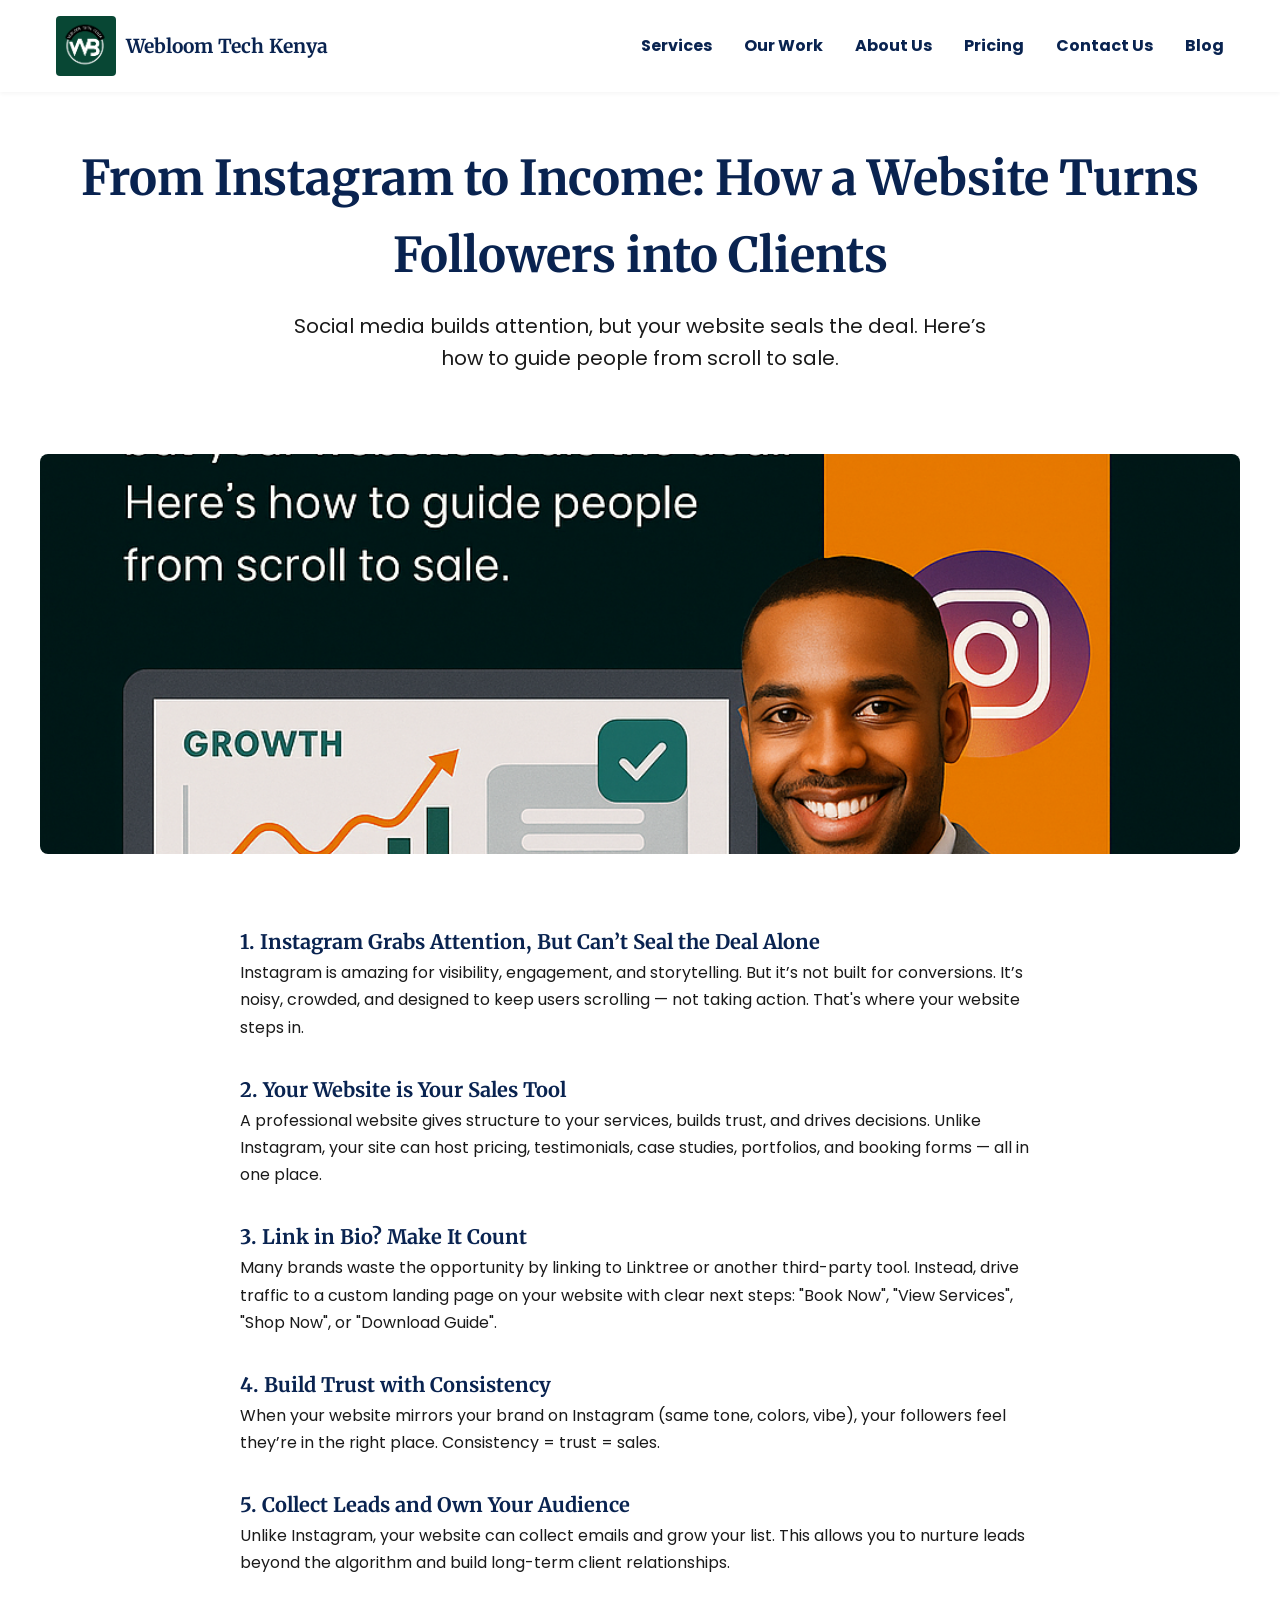
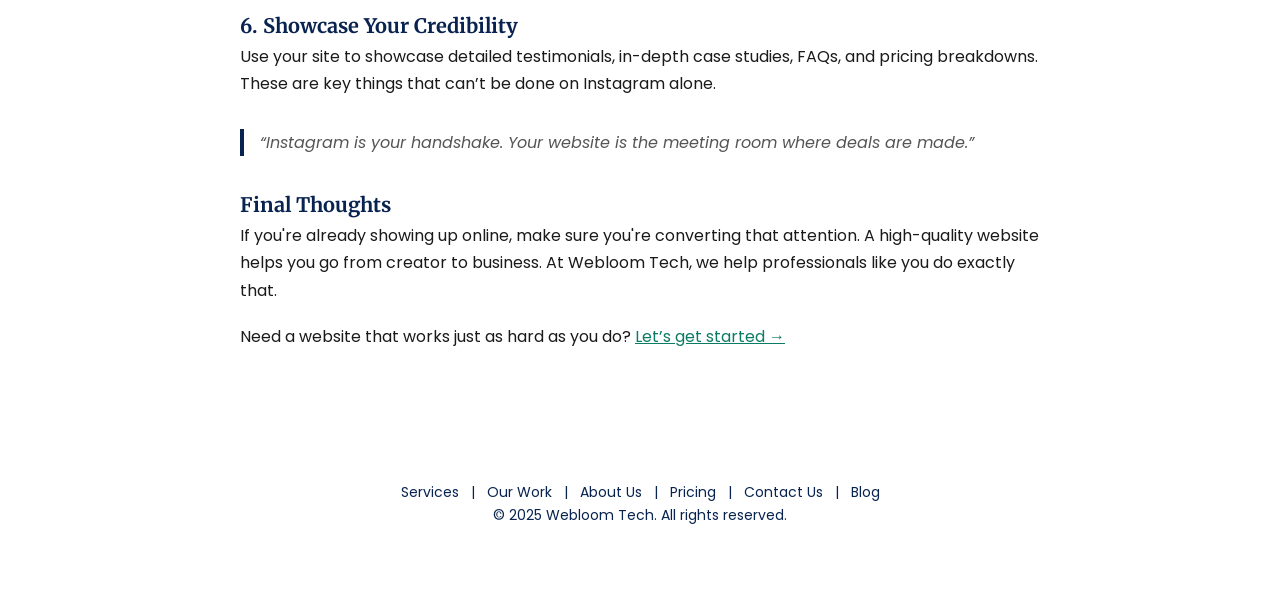
<file: blog/from-instagram-to-income.html>
<!DOCTYPE html>
<html lang="en">

<head>
  <meta charset="UTF-8" />
  <meta name="viewport" content="width=device-width, initial-scale=1.0" />
  <title>From Instagram to Income | Webloom Tech</title>
  <link rel="stylesheet" href="../assets/css/styles.css" />
  <link rel="icon" href="../assets/images/w.png" type="image/png" />
  <meta name="description"
    content="Learn how your website turns Instagram followers into actual clients. Here's how to guide people from scroll to sale." />
  <meta name="keywords"
    content="Instagram marketing, social media, website conversions, client acquisition, Webloom Tech" />
  <meta name="author" content="Webloom Tech Kenya" />
  <meta property="og:title" content="From Instagram to Income: How a Website Turns Followers into Clients" />
  <meta property="og:description"
    content="Social media builds attention, but your website seals the deal. Here’s how to guide people from scroll to sale." />
  <meta property="og:image" content="https://webloom-tech.onrender.com/assets/images/from-insta-to-income.jpeg" />
  <meta property="og:url" content="https://webloom-tech.onrender.com/blog/instagram-to-income.html" />
  <meta property="og:type" content="article" />
  <link href="https://fonts.googleapis.com/css2?family=Merriweather:wght@700&family=Poppins&display=swap"
    rel="stylesheet" />
</head>

<body>
  <header>
    <nav class="navbar">
      <div class="container">
        <div class="logo">
          <a href="../index.html" class="logo-link">
            <img src="../assets/images/logo-new.png" alt="Webloom Tech Logo" class="logo-img" />
            <span class="logo-text">Webloom Tech Kenya</span>
          </a>
        </div>
        <ul class="nav-links">
          <li><a href="../index.html#services">Services</a></li>
          <li><a href="../index.html#portfolio">Our Work</a></li>
          <li><a href="../index.html#about">About Us</a></li>
          <li><a href="../pricing.html">Pricing</a></li>
          <li><a href="../index.html#contact">Contact Us</a></li>
          <li><a href="../blog.html">Blog</a></li>
        </ul>
        <div class="burger">
          <div class="line1"></div>
          <div class="line2"></div>
          <div class="line3"></div>
        </div>
      </div>
    </nav>
  </header>

  <main>
    <section class="section container">
      <h1 class="blog-title">From Instagram to Income: How a Website Turns Followers into Clients</h1>
      <p class="blog-intro">Social media builds attention, but your website seals the deal. Here’s how to guide people
        from scroll to sale.</p>

      <img src="../assets/images/website5.png" alt="From Instagram to Income"
        style="width: 100%; border-radius: 8px; margin: 2rem 0;" class="blog-post-image" />

      <article class="blog-content">
        <h2>1. Instagram Grabs Attention, But Can’t Seal the Deal Alone</h2>
        <p>Instagram is amazing for visibility, engagement, and storytelling. But it’s not built for conversions. It’s
          noisy, crowded, and designed to keep users scrolling — not taking action. That's where your website steps in.
        </p>

        <h2>2. Your Website is Your Sales Tool</h2>
        <p>A professional website gives structure to your services, builds trust, and drives decisions. Unlike
          Instagram, your site can host pricing, testimonials, case studies, portfolios, and booking forms — all in one
          place.</p>

        <h2>3. Link in Bio? Make It Count</h2>
        <p>Many brands waste the opportunity by linking to Linktree or another third-party tool. Instead, drive traffic
          to a custom landing page on your website with clear next steps: "Book Now", "View Services", "Shop Now", or
          "Download Guide".</p>

        <h2>4. Build Trust with Consistency</h2>
        <p>When your website mirrors your brand on Instagram (same tone, colors, vibe), your followers feel they’re in
          the right place. Consistency = trust = sales.</p>

        <h2>5. Collect Leads and Own Your Audience</h2>
        <p>Unlike Instagram, your website can collect emails and grow your list. This allows you to nurture leads beyond
          the algorithm and build long-term client relationships.</p>

        <h2>6. Showcase Your Credibility</h2>
        <p>Use your site to showcase detailed testimonials, in-depth case studies, FAQs, and pricing breakdowns. These
          are key things that can’t be done on Instagram alone.</p>

        <blockquote style="margin: 2rem 0; font-style: italic; color: #555;">
          “Instagram is your handshake. Your website is the meeting room where deals are made.”
        </blockquote>

        <h2>Final Thoughts</h2>
        <p>If you're already showing up online, make sure you're converting that attention. A high-quality website helps
          you go from creator to business. At Webloom Tech, we help professionals like you do exactly that.</p>

        <p>Need a website that works just as hard as you do? <a href="../index.html#contact"
            style="color: #0a7b64;">Let’s get started →</a></p>

      </article>
    </section>
  </main>

  <footer class="section footer">
    <div class="container">
      <p class="footer-links">
        <a href="../index.html#services">Services</a> |
        <a href="../index.html#portfolio">Our Work</a> |
        <a href="../index.html#about">About Us</a> |
        <a href="../pricing.html">Pricing</a> |
        <a href="../index.html#contact">Contact Us</a> |
        <a href="../blog.html">Blog</a>
      </p>
      <p>&copy; 2025 Webloom Tech. All rights reserved.</p>
    </div>
  </footer>

  <script src="../assets/js/main.js"></script>
</body>

</html>
</file>
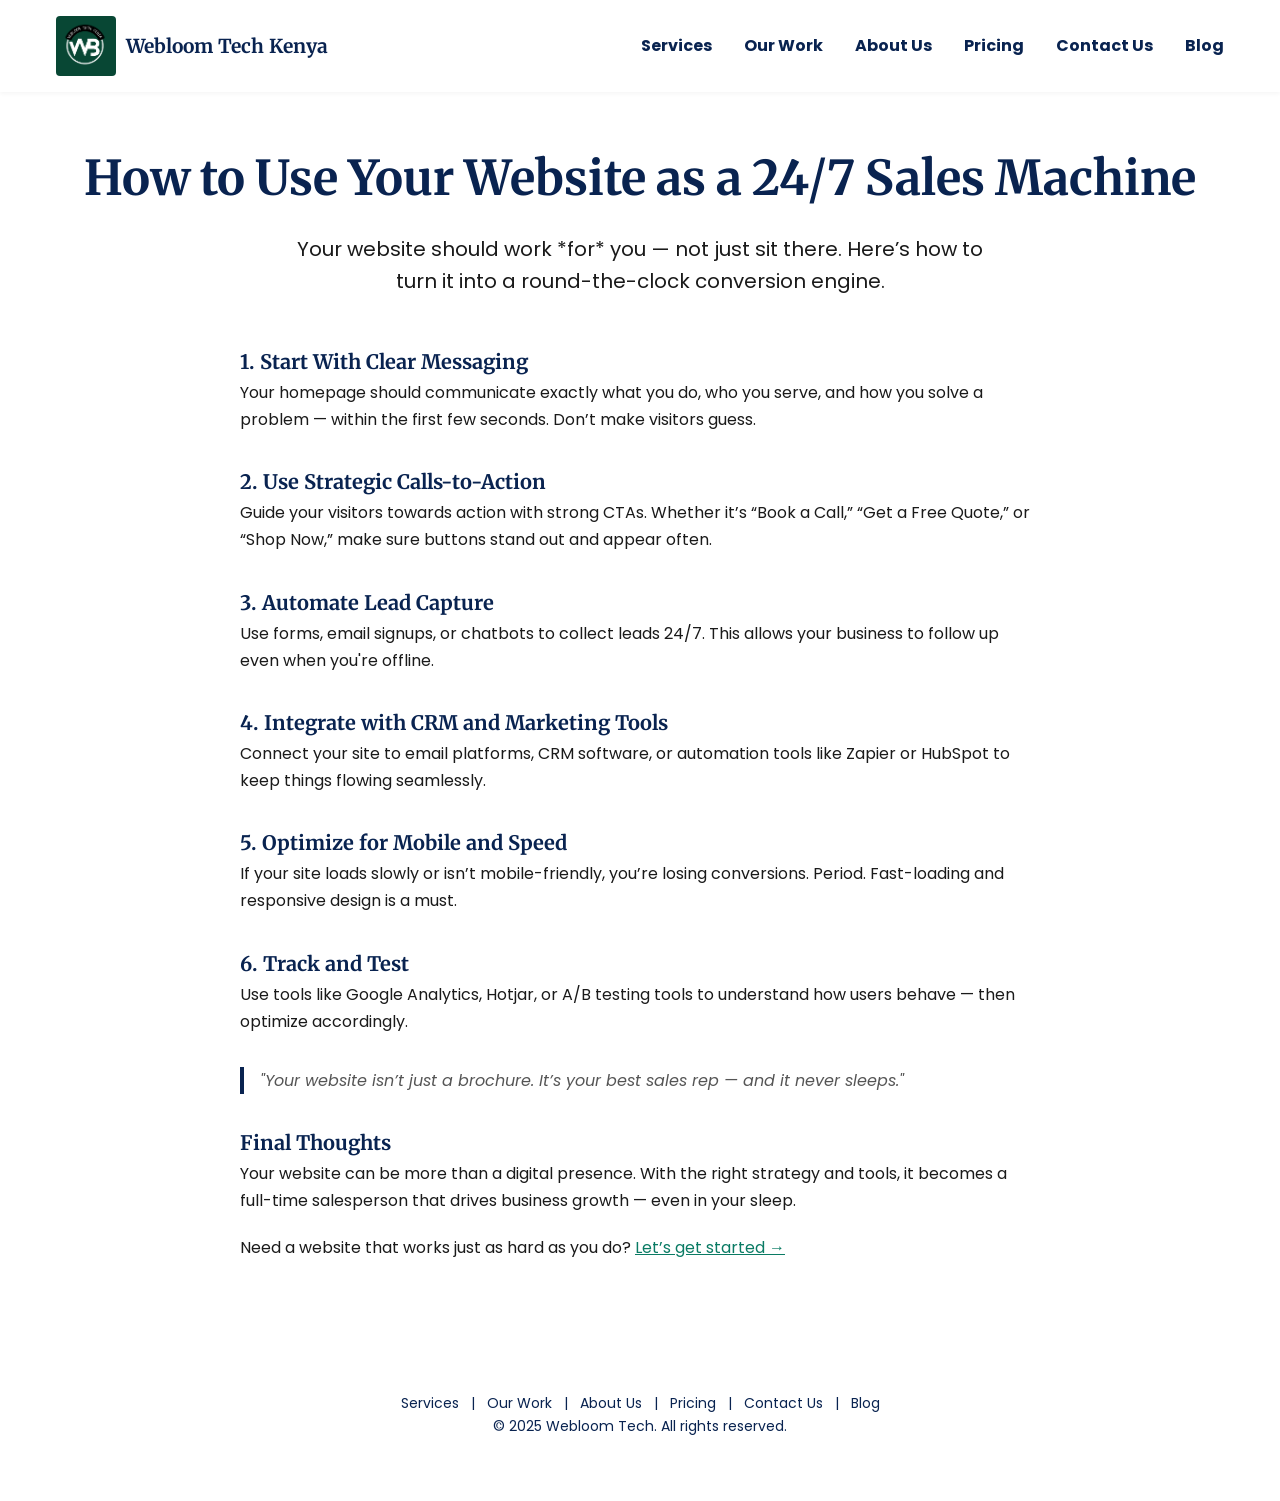
<file: blog/how-to-use-your-website-as-a-sales-machine.html>
<!DOCTYPE html>
<html lang="en">

<head>
  <meta charset="UTF-8" />
  <meta name="viewport" content="width=device-width, initial-scale=1.0" />
  <title>How to Use Your Website as a 24/7 Sales Machine | Webloom Tech</title>
  <link rel="stylesheet" href="../assets/css/styles.css" />
  <link rel="icon" href="../assets/images/w.png" type="image/png" />
  <meta name="description"
    content="Learn how to turn your website into a 24/7 sales machine. Maximize conversions, automate lead capture, and scale your business online." />
  <meta name="keywords" content="website strategy, online sales, digital marketing, website conversions" />
  <meta name="author" content="Webloom Tech Kenya" />
  <meta property="og:title" content="How to Use Your Website as a 24/7 Sales Machine" />
  <meta property="og:description"
    content="Maximize your website's potential and make it work for you even while you sleep." />
  <meta property="og:image" content="https://webloom-tech.onrender.com/assets/images/website2.jpeg" />
  <meta property="og:url"
    content="https://webloom-tech.onrender.com/blog/how-to-use-your-website-as-a-sales-machine.html" />
  <meta property="og:type" content="article" />
  <link href="https://fonts.googleapis.com/css2?family=Merriweather:wght@700&family=Poppins&display=swap"
    rel="stylesheet" />
</head>

<body>
  <header>
    <nav class="navbar">
      <div class="container">
        <div class="logo">
          <a href="../index.html" class="logo-link">
            <img src="../assets/images/logo-new.png" alt="Webloom Tech Logo" class="logo-img" />
            <span class="logo-text">Webloom Tech Kenya</span>
          </a>
        </div>
        <ul class="nav-links">
          <li><a href="../index.html#services">Services</a></li>
          <li><a href="../index.html#portfolio">Our Work</a></li>
          <li><a href="../index.html#about">About Us</a></li>
          <li><a href="../pricing.html">Pricing</a></li>
          <li><a href="../index.html#contact">Contact Us</a></li>
          <li><a href="../blog.html">Blog</a></li>
        </ul>
        <div class="burger">
          <div class="line1"></div>
          <div class="line2"></div>
          <div class="line3"></div>

        </div>
      </div>
    </nav>
  </header>

  <main>
    <section class="section container">
      <h1 class="blog-title">How to Use Your Website as a 24/7 Sales Machine</h1>
      <p class="blog-intro">Your website should work *for* you — not just sit there. Here’s how to turn it into a
        round-the-clock conversion engine.</p>

      <!-- <img src="../assets/images/website2.jpeg" alt="Website as a Sales Machine" style="width: 100%; border-radius: 8px; margin: 2rem 0;" /> -->

      <article class="blog-content">
        <h2>1. Start With Clear Messaging</h2>
        <p>Your homepage should communicate exactly what you do, who you serve, and how you solve a problem — within the
          first few seconds. Don’t make visitors guess.</p>

        <h2>2. Use Strategic Calls-to-Action</h2>
        <p>Guide your visitors towards action with strong CTAs. Whether it’s “Book a Call,” “Get a Free Quote,” or “Shop
          Now,” make sure buttons stand out and appear often.</p>

        <h2>3. Automate Lead Capture</h2>
        <p>Use forms, email signups, or chatbots to collect leads 24/7. This allows your business to follow up even when
          you're offline.</p>

        <h2>4. Integrate with CRM and Marketing Tools</h2>
        <p>Connect your site to email platforms, CRM software, or automation tools like Zapier or HubSpot to keep things
          flowing seamlessly.</p>

        <h2>5. Optimize for Mobile and Speed</h2>
        <p>If your site loads slowly or isn’t mobile-friendly, you’re losing conversions. Period. Fast-loading and
          responsive design is a must.</p>

        <h2>6. Track and Test</h2>
        <p>Use tools like Google Analytics, Hotjar, or A/B testing tools to understand how users behave — then optimize
          accordingly.</p>

        <blockquote style="margin: 2rem 0; font-style: italic; color: #555;">
          "Your website isn’t just a brochure. It’s your best sales rep — and it never sleeps."
        </blockquote>

        <h2>Final Thoughts</h2>
        <p>Your website can be more than a digital presence. With the right strategy and tools, it becomes a full-time
          salesperson that drives business growth — even in your sleep.</p>

        <p>Need a website that works just as hard as you do? <a href="../index.html#contact"
            style="color: #0a7b64;">Let’s get started →</a></p>

      </article>
    </section>
  </main>

  <footer class="section footer">
    <div class="container">
      <p class="footer-links">
        <a href="../index.html#services">Services</a> |
        <a href="../index.html#portfolio">Our Work</a> |
        <a href="../index.html#about">About Us</a> |
        <a href="../pricing.html">Pricing</a> |
        <a href="../index.html#contact">Contact Us</a> |
        <a href="../blog.html">Blog</a>
      </p>
      <p>&copy; 2025 Webloom Tech. All rights reserved.</p>
    </div>
  </footer>
  <script src="../assets/js/main.js"></script>

</body>

</html>
</file>
<file: assets/css/styles.css>
/* assets/css/style.css */

:root {
  /* Color Palette
  --primary-color: #084734;
  --accent-color: #cef17b;
  --light-accent: #cdedb3;
  --text-color: #1a1a1a;
  --bg-color: #ffffff; */



  /* Primary Brand Colors */
  --primary-color: #092350;      /* Deep corporate blue */
  --secondary-color: #062a63;    /* Dark navy for headers/nav */

  /* Accent Colors */
  --accent-color: #8bd3ff;       /* Bright modern blue accent */
  --light-accent: #d6efff;       /* Soft highlight background */

  /* Text */
  --text-color: #1a1a1a;
  --text-light: #6b7280;

  /* Backgrounds */
  --bg-color: #ffffff;
  --section-bg: #f6f9ff;



  /* Font families */
  --font-primary: 'Poppins', sans-serif;
  --font-secondary: 'Merriweather', serif;

  /* Spacing System */
  --space-xs: 0.5rem;
  --space-sm: 1rem;
  --space-md: 2rem;
  --space-lg: 3rem;
  --space-xl: 4rem;

  /* Typography Sizes */
  --text-sm: 0.875rem;
  --text-base: 1rem;
  --text-lg: 1.25rem;
  --text-xl: 2rem;
  --text-xxl: 3rem;
}

/* Reset */
* {
  margin: 0;
  padding: 0;
  box-sizing: border-box;
}

html {
  scroll-behavior: smooth;
}


/* Body Base */
body {
  font-family: var(--font-primary);
  background-color: var(--bg-color);
  color: var(--text-color);
  line-height: 1.6;
}

/* Utility Classes */
.container {
  max-width: 1200px;
  margin: 0 auto;
  padding: var(--space-md);
}

.section {
  padding: var(--space-lg) 0;
}

h1, h2, h3 {
  font-family: var(--font-secondary);
}

button {
  background-color: var(--primary-color);
  color: var(--bg-color);
  border: none;
  padding: var(--space-sm) var(--space-md);
  border-radius: 4px;
  cursor: pointer;
  transition: background-color 0.3s ease;
}

button:hover {
  background-color: var(--accent-color);
  color: var(--text-color);
}

/* Navbar styles */
.navbar {
  background-color: var(--bg-color);
  padding: 0.5rem 1rem;
  box-shadow: 0 2px 4px rgba(0, 0, 0, 0.04);
  position: sticky;
  top: 0;
  z-index: 999;
}

.navbar .container {
  padding: 0.5rem 1rem;
  display: flex;
  align-items: center;
  justify-content: space-between;
}

.logo a {
  font-size: var(--text-xl);
  color: var(--primary-color);
  text-decoration: none;
  font-weight: bold;
  font-family: var(--font-secondary);
  display: flex; /* 👈 make the contents line up horizontally */
  align-items: center; /* 👈 vertically center text and image */
}

.logo-img {
  max-height: 60px;
  display: block;
  border-radius: 4px;
}

.logo-text {
  font-weight: bold;
  font-size: 1.2rem;
  color: var(--primary-color);
  margin-left: 10px; /* 👈 spacing between text and image */
}

.nav-links {
  list-style: none;
  display: flex;
  gap: var(--space-md);
}

.nav-links li a {
  text-decoration: none;
  color: var(--primary-color);
  font-size: var(--text-base);
  font-weight: bold;
  transition: color 0.3s;
}

.nav-links li a:hover {
  color: var(--accent-color);
}

.nav-links li a.active {
  color: var(--primary-color);
  border-bottom: 2px solid var(--accent-color);
}

/* Hamburger styles */
.burger {
  display: none;
  flex-direction: column;
  cursor: pointer;
  gap: 4px;
}

.burger div {
  width: 25px;
  height: 3px;
  background-color: var(--primary-color);
  transition: all 0.3s ease-in-out;
}

.burger.toggle .line1 {
  transform: rotate(45deg) translate(5px, 5px);
}

.burger.toggle .line2 {
  opacity: 0;
}

.burger.toggle .line3 {
  transform: rotate(-45deg) translate(5px, -5px);
}



/* Hero Section */
.hero {
  background-color: var(--primary-color);
  color: var(--bg-color);
  min-height: 100vh;
  display: flex;
  align-items: center;
  padding: var(--space-xl) var(--space-md);
  /* padding: 0 var(--space-md); */
}

.hero-container {
  display: flex;
  flex-direction: column;
  justify-content: center;
  width: 100%;
}

/* Grid Layout for Hero Content */
.hero-grid {
  display: grid;
  grid-template-columns: 1fr 1fr;
  align-items: center;
  gap: var(--space-lg);
  width: 100%;
}

/* Left Column */
.hero-content {
  text-align: left;
}

.hero-content h1 {
  font-size: var(--text-xxl);
  margin-bottom: var(--space-sm);
  line-height: 1.2;
  font-family: var(--font-secondary);
}

.hero-content p {
  font-size: var(--text-lg);
  margin-bottom: var(--space-md);
  max-width: 600px;
}

.hero-buttons {
  display: flex;
  justify-content: flex-start;
  gap: var(--space-sm);
  flex-wrap: wrap;
}

/* Right Column */
.hero-image img {
  width: 100%;
  max-width: 500px;
  height: auto;
  display: block;
  margin: 0 auto;
}

/* Stats Section */
.hero-stats {
  display: flex;
  justify-content: center;
  gap: 3rem;
  margin-top: 3rem;
  flex-wrap: wrap;
  width: 100%;
  text-align: center;
}

.stat {
  flex: 1 1 150px;
}

.stat .count {
  font-size: 3rem;
  font-weight: 700;
  color: var(--accent-red);
}

.stat p {
  font-size: 1.1rem;
  color: var(--text-primary);
}

/* Buttons */
.btn {
  font-size: var(--text-base);
  padding: var(--space-sm) var(--space-md);
  border-radius: 5px;
  text-decoration: none;
  transition: all 0.3s ease;
}

.btn-primary {
  background-color: var(--accent-color);
  color: var(--text-color);
}

.btn-primary:hover {
  background-color: var(--light-accent);
}

.btn-outline {
  border: 2px solid var(--accent-color);
  color: var(--accent-color);
  background: transparent;
}

.btn-outline:hover {
  background-color: var(--accent-color);
  color: var(--text-color);
}

.green {
  color: var(--text-color);
}




/* Services section */
.section-title {
  text-align: center;
  font-size: var(--text-xl);
  margin-bottom: var(--space-lg);
  font-family: var(--font-secondary);
  color: var(--primary-color);
}

.services-grid {
  display: grid;
  grid-template-columns: repeat(auto-fit, minmax(280px, 1fr));
  gap: var(--space-lg);
}

.service-card {
  background-color: var(--bg-color);
  padding: var(--space-md);
  border-radius: 10px;
  box-shadow: 0 2px 10px rgba(0, 0, 0, 0.05);
  text-align: left;
  transition: transform 0.3s ease;
}

/* .service-card:hover {
  transform: translateY(-5px);
} */

.service-card h3 {
  font-size: var(--text-lg);
  margin-bottom: var(--space-sm);
  color: var(--primary-color);
}

.service-card p {
  font-size: var(--text-base);
  margin-bottom: var(--space-md);
  color: var(--text-color);
}

/* portfolio section */
.portfolio-grid {
  display: grid;
  gap: var(--space-md);
  grid-template-areas:
    "project1 project2"
    "project3 project4"
    "project5 project6"
    "project7 project8"
    "project9 project10";
    
  grid-template-columns: 1fr 1fr;
  margin-top: var(--space-lg);
}

.section-subtitle {
  text-align: center;
  font-size: var(--text-lg);
  margin-bottom: var(--space-lg);
  font-family: var(--font-secondary);
  color: var(--primary-color);
}

.portfolio-item {
  position: relative;
  overflow: hidden;
  border-radius: 10px;
  display: block;
}

.portfolio-item.hidden {
  display: none;
}

.portfolio-item.fade-in {
  display: block;
  animation: fadeInUp 0.6s ease forwards;
}


.load-more-wrapper {
  text-align: center;
  margin-top: 2rem;
}


.portfolio-item img {
  width: 100%;
  height: 100%;
  object-fit: cover;
  transition: transform 0.4s ease;
}

.portfolio-item:hover img {
  transform: scale(1.05);
}

.portfolio-overlay {
  position: absolute;
  inset: 0;
  background: rgba(0, 0, 0, 0.6);
  color: white;
  opacity: 0;
  display: flex;
  justify-content: center;
  align-items: center;
  transition: opacity 0.4s ease;
  text-align: center;
}

.portfolio-item:hover .portfolio-overlay {
  opacity: 1;
}

.portfolio-overlay h3 {
  font-size: var(--text-lg);
  margin: 0;
  font-family: var(--font-secondary);
}

.portfolio-item {
  opacity: 0;
  transform: translateY(20px);
  animation: fadeInUp 0.6s ease forwards;
}

.portfolio-item:nth-child(1) { animation-delay: 0.1s; }
.portfolio-item:nth-child(2) { animation-delay: 0.2s; }
.portfolio-item:nth-child(3) { animation-delay: 0.3s; }
.portfolio-item:nth-child(4) { animation-delay: 0.4s; }

@keyframes fadeInUp {
  to {
    opacity: 1;
    transform: translateY(0);
  }
}

/* About Section */
.about-grid {
  display: grid;
  grid-template-columns: 1fr 1fr;
  gap: var(--space-lg);
  align-items: center;
}

.about-text p {
  font-size: var(--text-base);
  line-height: 1.6;
  margin-bottom: var(--space-sm);
}

.about-image img {
  width: 100%;
  /* border-radius: 10px;
  box-shadow: 0 4px 12px rgba(0,0,0,0.1); */
}

/* Testimonials Section */
.testimonials {
  background-color: var(--light-accent);
  padding: var(--space-xl) var(--space-sm);
  text-align: center;
  font-family: var(--font-primary);
}

.testimonials .section-title {
  margin-bottom: var(--space-md);
  font-size: var(--text-xl);
  color: var(--primary-color);
  font-family: var(--font-secondary);
}

.testimonials-grid {
  display: grid;
  grid-template-columns: repeat(auto-fit, minmax(280px, 1fr));
  gap: var(--space-md);
}

.testimonial-card {
  background: var(--bg-color);
  padding: calc(var(--space-md) * 0.75); /* 1.5rem */
  border-radius: 12px;
  box-shadow: 0 4px 10px rgba(0, 0, 0, 0.06);
  transition: transform 0.3s ease;
}

.testimonial-card:hover {
  transform: translateY(-5px);
}

.testimonial-text {
  font-style: italic;
  margin-bottom: var(--space-sm);
  color: var(--text-color);
  font-size: var(--text-base);
  line-height: 1.6;
}

.testimonial-author {
  font-weight: 600;
  color: var(--primary-color);
  font-size: var(--text-sm);
  font-family: var(--font-secondary);
}





/* Contact Section */
#contact {
  background-color: var(--bg-light);
  padding: var(--space-xl) 0;
}

.contact-grid {
  display: grid;
  grid-template-columns: 1fr 1fr;
  gap: var(--space-xl);
  align-items: flex-start;
}

.contact-text {
  max-width: 500px;
}

.contact-text h2 {
  font-size: 2.25rem;
  color: var(--primary-color);
  margin-bottom: var(--space-sm);
}

.contact-text p {
  font-size: 1rem;
  color: var(--text-color);
  margin-bottom: 1rem;
  line-height: 1.6;
}

.contact-text a {
  color: var(--primary-color);
  text-decoration: none;
  font-weight: bold;
}

.fas {
  color: var(--primary-color);
}

.fab {
  color: var(--primary-color);
  font-size: 1.2rem; /* Slightly larger for more weight */
  font-weight: bold;
  text-shadow: 
    0 0 1px var(--primary-color),
    0 0 1px var(--primary-color);
}


/* FAQ Section - Updated */
/* #faq {
  background-color: var(--bg-color);
  color: var(--text-color);
}

.faq-grid {
  display: flex;
  flex-direction: column;
  gap: var(--space-md);
  margin-top: var(--space-md);
}

.faq-item {
  background-color: #f9f9f9;
  border-radius: 10px;
  padding: var(--space-md);
  cursor: pointer;
  border: 1px solid #ddd;
  transition: background-color 0.3s;
  font-family: var(--font-primary);
}

.faq-item summary {
  font-weight: 600;
  font-size: var(--text-base);
  list-style: none;
  position: relative;
  font-family: var(--font-secondary);
  color: var(--primary-color);
}

.faq-item summary::-webkit-details-marker {
  display: none;
}

.faq-item[open] {
  background-color: var(--light-accent);
}

.faq-item summary::after {
  content: '+';
  font-weight: bold;
  font-size: 2rem;
  color: var(--primary-color);
  margin-left: var(--space-xs);
  float: right;
  transition: transform 0.3s;
}

.faq-item[open] summary::after {
  content: '-';
}


.faq-item p {
  margin-top: var(--space-xs);
  line-height: 1.5;
  font-size: var(--text-base);
  color: var(--text-color);
}

.faq-item[open] p {
  max-height: 500px;
  opacity: 1;
  transition: max-height 0.5s ease, opacity 0.5s ease;
}

.faq-item p {
  max-height: 0;
  overflow: hidden;
  opacity: 0;
  transition: max-height 0.5s ease, opacity 0.5s ease;
} */

.faq-item {
  background-color: #f9f9f9;
  border-radius: 10px;
  border: 1px solid #ddd;
  margin-bottom: var(--space-md);
  overflow: hidden;
  transition: background-color 0.3s ease;
}

.faq-question {
  display: flex;
  align-items: center;
  justify-content: space-between;
  width: 100%;
  padding: var(--space-md);
  background: none;
  border: none;
  text-align: left;
  font-size: var(--text-base);
  font-family: var(--font-secondary);
  color: var(--primary-color);
  font-weight: 600;
  cursor: pointer;
  gap: var(--space-sm); /* works now because of flex! */
}

.faq-question::after {
  content: '+';
  font-weight: bold;
  font-size: 2rem;
  color: var(--primary-color);
  transition: transform 0.3s;
}

.faq-item.active .faq-question::after {
  content: '-';
}


.faq-answer {
  max-height: 0;
  overflow: hidden;
  transition: max-height 0.5s ease, opacity 0.5s ease;
  opacity: 0;
  padding: 0 var(--space-md);
}

.faq-item.active .faq-answer {
  max-height: 500px; /* adjust as needed */
  opacity: 1;
  padding: var(--space-md);
  
}

.faq-answer p {
  margin: 0;
  line-height: 1.5;
  font-size: var(--text-base);
  color: var(--text-color);
}





/* Contact Section */
.contact-text a:hover {
  text-decoration: underline;
}

/* Contact Form Styling */
.contact-form {
  display: flex;
  flex-direction: column;
  gap: var(--space-sm);
  background: #fff;
  padding: var(--space-lg);
  border-radius: 10px;
  box-shadow: 0 4px 20px rgba(0, 0, 0, 0.05);
}

.contact-form input,
.contact-form textarea {
  font-size: 1rem;
  padding: 0.75rem 1rem;
  border: 1px solid var(--border-color, #ddd);
  border-radius: 6px;
  background-color: #f9f9f9;
  transition: border 0.3s ease;
}

.contact-form input:focus,
.contact-form textarea:focus {
  border-color: var(--accent-color);
  outline: none;
}

.contact-form button {
  padding: 0.75rem 1.5rem;
  font-size: 1rem;
  font-weight: 600;
  background-color: var(--primary-color);
  color: #fff;
  border: none;
  border-radius: 6px;
  cursor: pointer;
  transition: background 0.3s ease;
}

.contact-form button:hover {
  background-color: var(--accent-color);
}


/* Footer */
.footer {
  text-align: center;
  font-size: var(--text-sm);
  background-color: var(--bg-dark);
  color: var(--primary-color);
  padding: var(--space-md) 0;
}

.footer-links a {
  color: var(--primary-color);
  text-decoration: none;
  margin: 0 0.5rem;
}

.footer-links a:hover {
  text-decoration: underline;
}

/* Free Consultation Banner */
#freeConsultBanner {
  background-color: var(--accent-color);
  color: var(--text-color);
  text-align: center;
  padding: var(--space-sm) var(--space-md);
  font-size: var(--text-base);
  font-weight: 500;
  font-family: var(--font-primary);
  box-shadow: 0 2px 6px rgba(0, 0, 0, 0.05);
  position: relative;
  z-index: 998;
}

#freeConsultBanner p {
  margin: 0;
}

.banner-btn {
  background-color: var(--primary-color);
  color: var(--bg-color);
  padding: 0.5rem 1rem;
  margin-left: var(--space-sm);
  border-radius: 4px;
  text-decoration: none;
  font-weight: bold;
  transition: background-color 0.3s ease;
}

.banner-btn:hover {
  background-color: var(--text-color);
  color: var(--bg-color);
}


/* Consultation Modal */
.consult-modal {
  display: none; /* Hidden by default */
  position: fixed;
  z-index: 1000;
  left: 0;
  top: 0;
  width: 100%;
  height: 100%;
  overflow: auto;
  background-color: rgba(0, 0, 0, 0.6);
  animation: fadeIn 0.3s ease;
}

/* Modal Content */
.consult-modal-content {
  background-color: var(--bg-color);
  margin: 10% auto;
  padding: var(--space-lg);
  border-radius: 10px;
  max-width: 500px;
  text-align: center;
  box-shadow: 0 10px 40px rgba(0, 0, 0, 0.2);
  animation: slideUp 0.4s ease;
  position: relative; /* Ensures close button is positioned within */
}

/* Modal Title */
.consult-modal-content h3 {
  font-size: var(--text-xl);
  color: var(--primary-color);
  margin-bottom: var(--space-sm);
  font-family: var(--font-secondary);
}

/* Modal Paragraph */
.consult-modal-content p {
  font-size: var(--text-base);
  color: var(--text-color);
  margin-bottom: var(--space-md);
  line-height: 1.5;
}

/* Close Button */
.close-modal {
  position: absolute;
  top: 15px;
  right: 20px;
  font-size: 2rem;
  font-weight: bold;
  color: var(--primary-color);
  cursor: pointer;
  transition: color 0.2s ease;
}

.close-modal:hover {
  color: var(--accent-color);
}

@keyframes flashBackground {
  0% { background-color: #fffcdb; }
  50% { background-color: #fff1a8; }
  100% { background-color: transparent; }
}

.highlight-flash {
  animation: flashBackground 1.5s ease-in-out;
}



/* Animations */
@keyframes fadeIn {
  from { opacity: 0; }
  to { opacity: 1; }
}

@keyframes slideUp {
  from { transform: translateY(50px); opacity: 0; }
  to { transform: translateY(0); opacity: 1; }
}

/* pricing page */



.package-highlight {
  color: var(--primary-color);
  font-weight: 600;
  font-size: 1.1rem;
  font-style: italic;
  margin-top: var(--space-sm);
}



.blog-title {
  font-size: var(--text-xxl);
  text-align: center;
  font-family: var(--font-secondary);
  margin-bottom: var(--space-sm);
  color: var(--primary-color);
}

.blog-intro {
  text-align: center;
  max-width: 700px;
  margin: 0 auto var(--space-lg);
  font-size: var(--text-lg);
  color: var(--text-color);
}

.blog-grid {
  display: grid;
  gap: var(--space-lg);
  grid-template-columns: repeat(auto-fit, minmax(300px, 1fr));
}

.blog-card {
  background: #f9f9f9;
  border-radius: 8px;
  overflow: hidden;
  box-shadow: 0 4px 12px rgba(0, 0, 0, 0.05);
  transition: transform 0.3s ease;
}

.blog-card:hover {
  transform: translateY(-5px);
}

.blog-card img {
  width: 100%;
  height: auto;
  display: block;
}

.blog-card h2 {
  font-size: var(--text-xl);
  margin: var(--space-sm);
  font-family: var(--font-secondary);
}

.blog-card h2 a {
  color: var(--primary-color);
  text-decoration: none;
}

.blog-card .blog-excerpt {
  font-size: var(--text-base);
  color: var(--text-color);
  margin: 0 var(--space-sm) var(--space-md);
}

.blog-card-link {
  text-decoration: none;
  color: var(--primary-color);
  display: block;
  transition: transform 0.3s ease;
}

.blog-card-link:hover .blog-card {
  transform: translateY(-5px);
  box-shadow: 0 8px 20px rgba(0, 0, 0, 0.1);
}

/* BLOG POST PAGE STYLES */

/* Container spacing and layout */
.blog-content {
  max-width: 800px;
  margin: 0 auto;
  font-size: var(--text-base);
  line-height: 1.7;
  color: var(--text-color);
  font-family: var(--font-primary, 'Poppins', sans-serif);
}

/* Headings within post */
.blog-content h2 {
  font-size: var(--text-lg);
  margin-top: 2rem;
  color: var(--primary-color);
  font-family: var(--font-secondary, 'Merriweather', serif);
}

/* Paragraphs */
.blog-content p {
  margin-bottom: 1.2rem;
}

/* Blockquotes */
.blog-content blockquote {
  border-left: 4px solid var(--primary-color);
  padding-left: 1rem;
  margin: 2rem 0;
  font-style: italic;
  color: #555;
}

/* Blog image styling */
.blog-content img {
  max-width: 100%;
  height: auto;
  margin: 2rem 0;
  border-radius: 8px;
}

.blog-post-image {
  width: 100%;
  max-height: 400px;
  object-fit: cover;
  border-radius: 8px;
  margin: 2rem 0;
}

/* pricing page */
/* Hero style for pricing page */
.pricing-hero {
  background-color: var(--bg-secondary); /* or a soft tone for contrast */
  padding: 4rem 1rem;
  text-align: center;
  color: var(--primary-color);
}

.pricing-hero .section-title {
  font-size: 2rem;
  color: var(--primary-red); /* or your brand primary */
  margin-bottom: 1rem;
}

.pricing-hero .section-subtitle {
  font-size: 1.2rem;
  font-weight: 500;
  margin-bottom: 1.5rem;
  color: var(--text-secondary);
}

.pricing-hero .section-description {
  max-width: 600px;
  margin: 0 auto;
  font-size: 1rem;
  line-height: 1.6;
  color: var(--text-color);
}

#preloader {
  position: fixed;
  top: 0;
  left: 0;
  width: 100%;
  height: 100%;
  background: var(--bg-main, #1c1d22); /* fallback if --bg-main missing */
  display: flex;
  flex-direction: column; /* stack spinner + text vertically */
  align-items: center;
  justify-content: center;
  z-index: 9999;
}

.loader {
  width: 50px;
  height: 50px;
  border: 6px solid #ffffff40;
  border-top: 6px solid var(--accent-red, #084734);
  border-radius: 50%;
  animation: spin 1s linear infinite;
  margin-bottom: 1rem; /* space below spinner */
}

.preloader-text {
  color: white;
  font-size: 1.25rem;
  font-weight: 600;
  letter-spacing: 1px;
  opacity: 0.8;
  animation: fadeIn 1.5s ease-in-out infinite alternate;
}

.preloader-logo {
  width: 120px;
  height: auto;
  opacity: 0.9;
  animation: fadeIn 1.5s ease-in-out infinite alternate;
}

/* Spin Animation */
@keyframes spin {
  0% {
    transform: rotate(0deg);
  }
  100% {
    transform: rotate(360deg);
  }
}

/* Fade in animation for text/logo */
@keyframes fadeIn {
  from {
    opacity: 0.3;
  }
  to {
    opacity: 1;
  }
}


.glow-text {
  color: #fff;
  font-size: 1.5rem;
  font-weight: bold;
  text-shadow: 0 0 5px #fff, 0 0 10px #0fa, 0 0 20px #0fa;
  animation: glow 3s ease-in-out infinite alternate;
  margin-top: 1rem;
}

@keyframes glow {
  0% {
    text-shadow: 0 0 5px #fff, 0 0 10px #0fa, 0 0 20px #0fa;
  }
  50% {
    text-shadow: 0 0 8px #fff, 0 0 16px #0fa, 0 0 24px #0fa;
  }
  100% {
    text-shadow: 0 0 10px #fff, 0 0 20px #0fa, 0 0 30px #0fa;
  }
}








/* Mobile Responsiveness */
@media (max-width: 600px) {
  .consult-modal-content {
    margin: 20% var(--space-sm);
    padding: var(--space-md);
  }

  .close-modal {
    top: 10px;
    right: 15px;
    font-size: 1.8rem;
  }

   #freeConsultBanner {
    font-size: var(--text-sm);
    padding: var(--space-sm);
  }

  .banner-btn {
    padding: 0.5rem 0.75rem;
    font-size: 0.9rem;
  }

  #freeConsultBanner p {
    flex-direction: column;
    gap: 0.75rem;
  }

  .blog-title {
    font-size: var(--text-xl);
    padding: 0 var(--space-sm);
  }

  .blog-intro {
    font-size: var(--text-base);
    padding: 0 var(--space-sm);
  }

  .blog-grid {
    gap: var(--space-md);
  }

  .blog-card {
    margin: 0 auto;
    border-radius: 6px;
  }

  .blog-card h2 {
    font-size: var(--text-lg);
    margin: var(--space-sm);
  }

  .blog-card .blog-excerpt {
    font-size: var(--text-sm);
    margin: 0 var(--space-sm) var(--space-md);
  }

.blog-card img {
  width: calc(100% - 40px); /* subtract left and right margin */
  margin: 0 20px;
  border-radius: 8px;
  max-height: 350px;
  object-fit: cover;
}
}







@media (max-width: 1024px) {
  .portfolio-grid {
    grid-template-areas:
      "project1"
      "project2"
      "project3"
      "project4";
    grid-template-columns: 1fr;
  }
}



@media (max-width: 768px) {

   /* .logo-img {
    display: none;
  } */

  .logo-text {
    display: inline;
  }

  .nav-links {
    position: absolute;
    top: 100%;
    right: 0;
    background-color: var(--bg-color);
    flex-direction: column;
    align-items: flex-start;
    width: 100%;
    padding: var(--space-md);
    display: none;
  }

  .nav-links.open {
    display: flex;
  }

  .burger {
    display: flex;
  }

   .hero-grid {
    grid-template-columns: 1fr;
    text-align: center;
    
  }

  .hero-content {
    order: 2;
        text-align: center;

  }

  .hero-image {
    order: 1;
  }

   .hero-image img {
    margin-top: 2rem;
  }
  .hero h1 {
    font-size: var(--text-xl);
  }

  .hero p {
    font-size: var(--text-base);
  }

  .hero-buttons {
    flex-direction: column;
    align-items: center;
  }

  .btn {
    width: 100%;
    text-align: center;
  }

  .service-card {
    text-align: center;
  }

  .portfolio-overlay h3 {
    font-size: var(--text-base);
  }

  .portfolio-grid {
    gap: var(--space-sm);
  }

  .about-grid,
  .contact-grid {
    grid-template-columns: 1fr;
    text-align: center;
  }

   .contact-grid {
    grid-template-columns: 1fr;
    text-align: center;
  }

  .contact-form {
    padding: var(--space-md);
  }

  .contact-form button {
    align-self: center;
  }

  .testimonial-grid {
    grid-template-columns: repeat(3, 1fr);
  }

    .blog-title {
    font-size: var(--text-xl);
  }

  .blog-intro {
    font-size: var(--text-base);
  }

  .blog-content h2 {
    font-size: var(--text-base);
  }

  .blog-content {
    padding: 0 1rem;
  }

  /* Pricing page improvements */
.services-grid {
  display: flex;
  flex-direction: column;
  gap: var(--space-md);
}

.service-card {
  padding: var(--space-md);
  border: 1px solid #eee;
  border-radius: 8px;
  background-color: #fff;
  margin-bottom: var(--space-md);
  text-align: left; /* keeps bullet lists clean */
}

.service-card h3,
.service-card h4 {
  font-size: var(--text-base);
  margin-bottom: var(--space-sm);
  display: flex;
  align-items: center;
  gap: 0.5rem;
}

.service-card ul {
  padding-left: 1.2rem;
  margin: 0.5rem 0 1rem;
}

.service-card ul li {
  font-size: 0.95rem;
  margin-bottom: 0.5rem;
  line-height: 1.5;
}

.package-highlight {
  color: #084734;
  font-weight: 500;
  font-style: italic;
  font-size: 1rem;
  margin-top: 0.75rem;
}

/* Center the CTA section */
#pricing .btn-primary {
  width: 100%;
  text-align: center;
  margin-top: 1.5rem;
  font-size: 1rem;
}

/* Ensure add-ons are stacked and readable */
#pricing h3.section-title {
  text-align: center;
  margin-top: var(--space-lg);
}

#pricing .service-card p {
  font-size: 0.95rem;
}

 .pricing-hero {
    padding: 3rem 1rem;
  }

  .pricing-hero .section-title {
    font-size: 1.6rem;
  }

  .pricing-hero .section-subtitle {
    font-size: 1rem;
  }

  .pricing-hero .section-description {
    font-size: 0.95rem;
    padding: 0 1rem;
  }

}

.leadership-grid{
  display:grid;
  grid-template-columns:repeat(auto-fit,minmax(220px,1fr));
  gap:30px;
  margin-top:40px;
}

.leader-card{
  background:#fff;
  padding:30px;
  text-align:center;
  border-radius:10px;
  box-shadow:0 8px 25px rgba(0,0,0,0.08);
  transition:transform 0.3s ease;
}

.leader-card:hover{
  transform:translateY(-5px);
}

.leader-avatar{
  font-size:40px;
  color:#2e7d32;
  margin-bottom:15px;
}

.leader-role{
  color:#666;
  font-weight:500;
}
</file>
